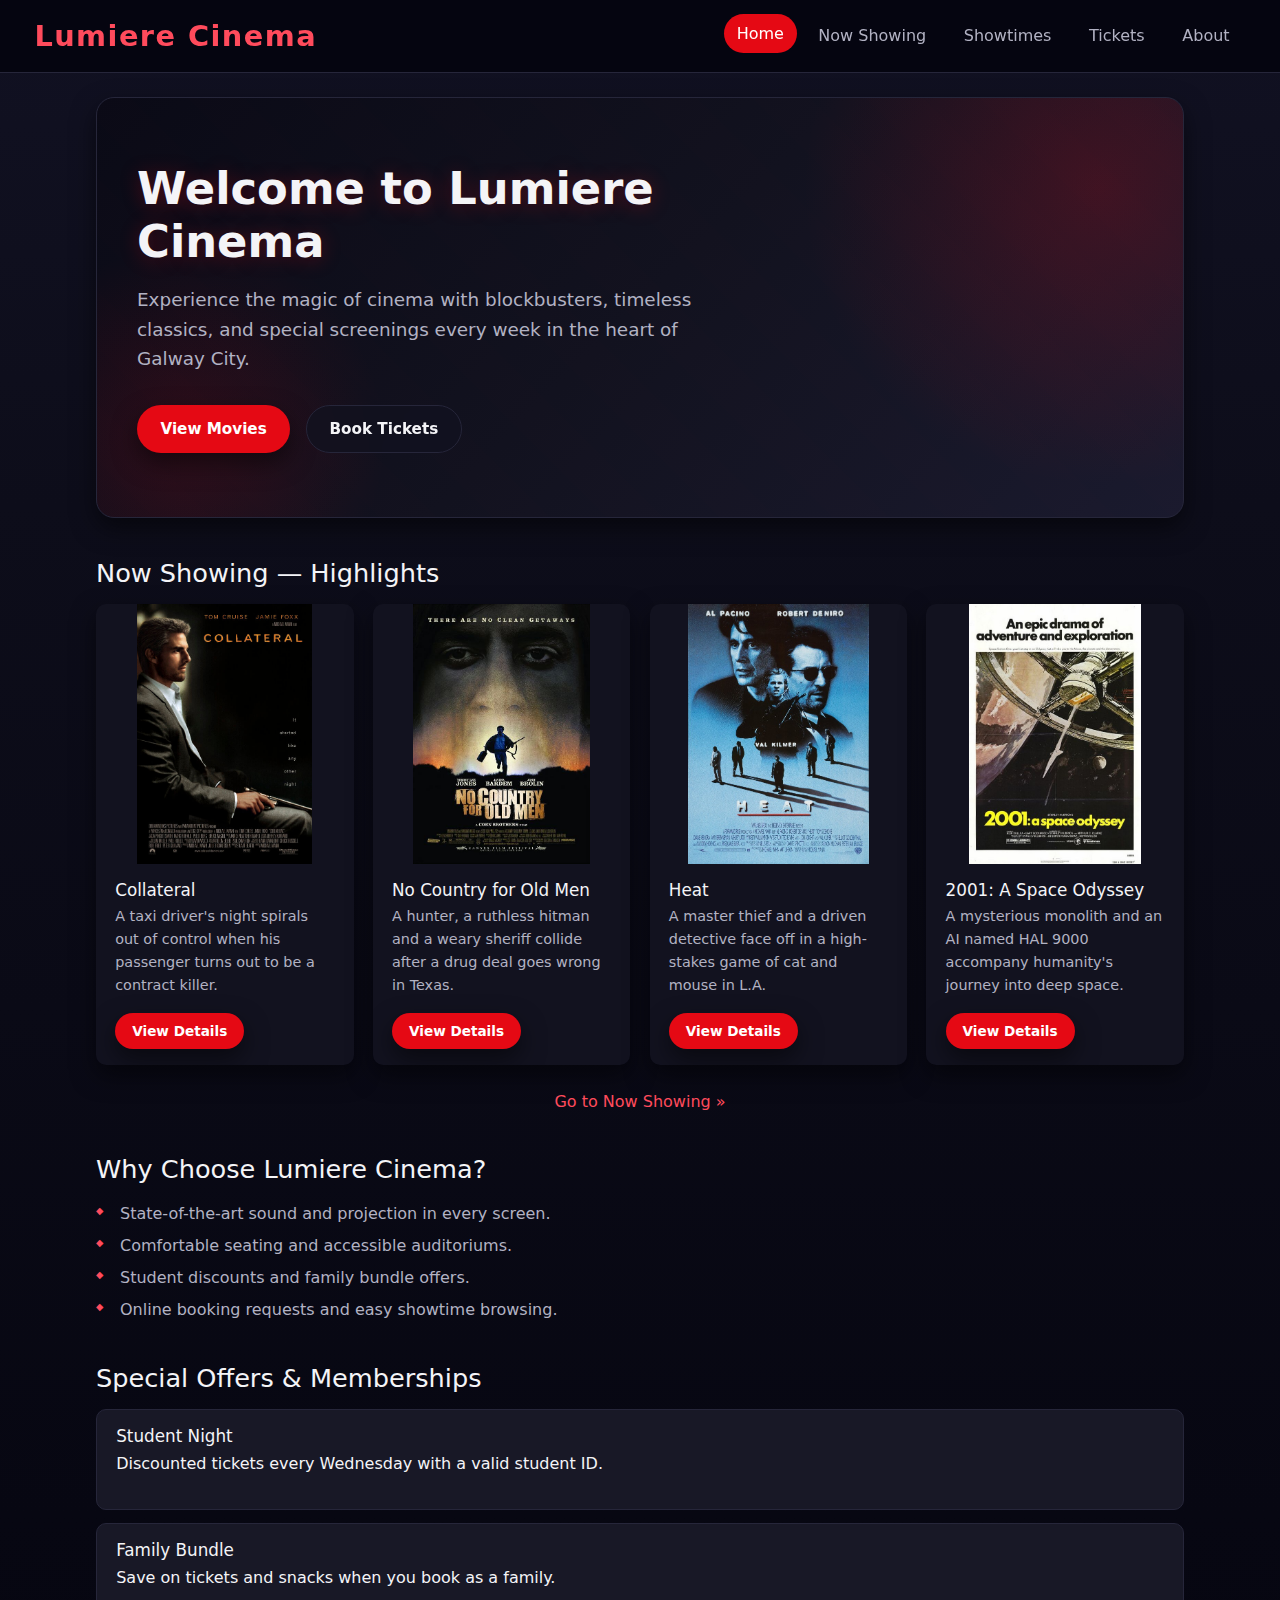
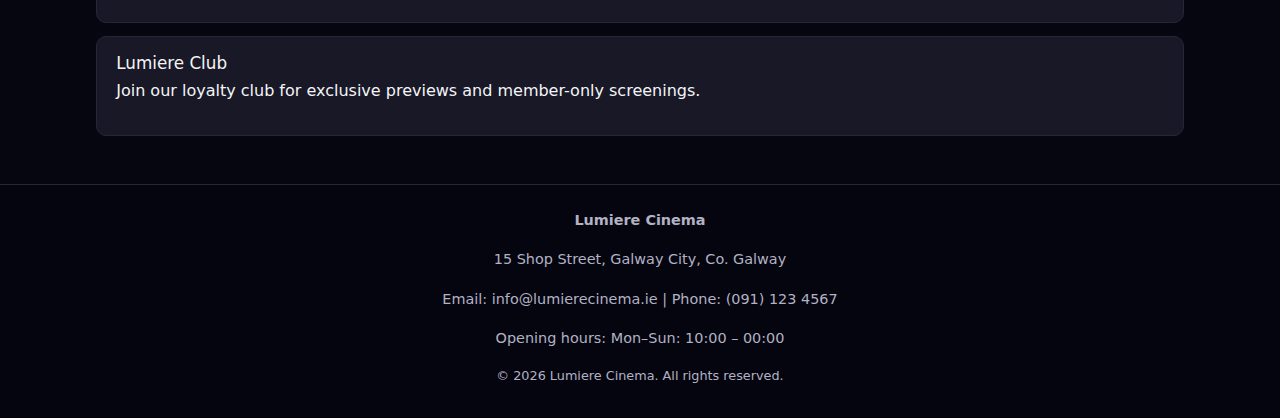
<file: index.html>
<!DOCTYPE html>
<html lang="en">
  <head>
    <meta charset="UTF-8" />
    <meta name="viewport" content="width=device-width, initial-scale=1.0" />
    <title>Lumiere Cinema | Home</title>
    <meta
      name="description"
      content="Welcome to Lumiere Cinema – your local movie theatre for blockbusters, classics and special screenings. Browse movies, showtimes and book tickets online."
    />
    <!-- Bootstrap CSS -->
    <link
      href="https://cdn.jsdelivr.net/npm/bootstrap@5.3.2/dist/css/bootstrap.min.css"
      rel="stylesheet"
    />
    <link rel="stylesheet" href="styles.css" />
  </head>
  <body>
    <header>
      <nav class="navbar navbar-expand-lg navbar-dark">
        <div class="container-fluid">
          <a class="navbar-brand fw-bold" href="index.html">Lumiere Cinema</a>
          <button
            class="navbar-toggler"
            type="button"
            data-bs-toggle="collapse"
            data-bs-target="#mainNav"
            aria-controls="mainNav"
            aria-expanded="false"
            aria-label="Toggle navigation"
          >
            <span class="navbar-toggler-icon"></span>
          </button>
          <div class="collapse navbar-collapse" id="mainNav">
            <ul class="navbar-nav ms-auto mb-2 mb-lg-0">
              <li class="nav-item">
                <a class="nav-link active" href="index.html">Home</a>
              </li>
              <li class="nav-item">
                <a class="nav-link" href="movies.html">Now Showing</a>
              </li>
              <li class="nav-item">
                <a class="nav-link" href="schedule.html">Showtimes</a>
              </li>
              <li class="nav-item">
                <a class="nav-link" href="tickets.html">Tickets</a>
              </li>
              <li class="nav-item">
                <a class="nav-link" href="about.html">About</a>
              </li>
            </ul>
          </div>
        </div>
      </nav>
    </header>

    <main>
      <!-- Hero Section -->
      <section class="hero">
        <div class="hero-overlay"></div>
        <div class="hero-content">
          <h1 class="hero-title">Welcome to Lumiere Cinema</h1>
          <p class="hero-subtitle">
            Experience the magic of cinema with blockbusters, timeless classics,
            and special screenings every week in the heart of Galway City.
          </p>
          <div class="hero-actions">
            <a href="movies.html" class="btn btn-primary">View Movies</a>
            <a href="tickets.html" class="btn btn-secondary">Book Tickets</a>
          </div>
        </div>
      </section>

      <!-- Now Showing Highlights -->
      <section class="now-showing-highlights">
        <h2>Now Showing — Highlights</h2>
        <div class="movie-highlight-grid">
          <article class="movie-card">
            <img src="images/collateral.jpg" alt="Collateral poster" />
            <div class="movie-card-content">
              <h3>Collateral</h3>
              <p>
                A taxi driver's night spirals out of control when his passenger
                turns out to be a contract killer.
              </p>
              <a href="movies.html#collateral" class="btn btn-small btn-primary"
                >View Details</a
              >
            </div>
          </article>

          <article class="movie-card">
            <img
              src="images/no-country-for-old-men.jpg"
              alt="No Country for Old Men poster"
            />
            <div class="movie-card-content">
              <h3>No Country for Old Men</h3>
              <p>
                A hunter, a ruthless hitman and a weary sheriff collide after a
                drug deal goes wrong in Texas.
              </p>
              <a
                href="movies.html#no-country-for-old-men"
                class="btn btn-small btn-primary"
                >View Details</a
              >
            </div>
          </article>

          <article class="movie-card">
            <img src="images/heat.jpg" alt="Heat poster" />
            <div class="movie-card-content">
              <h3>Heat</h3>
              <p>
                A master thief and a driven detective face off in a high-stakes
                game of cat and mouse in L.A.
              </p>
              <a href="movies.html#heat" class="btn btn-small btn-primary"
                >View Details</a
              >
            </div>
          </article>

          <article class="movie-card">
            <img
              src="images/2001-space-odyssey.jpg"
              alt="2001: A Space Odyssey poster"
            />
            <div class="movie-card-content">
              <h3>2001: A Space Odyssey</h3>
              <p>
                A mysterious monolith and an AI named HAL 9000 accompany
                humanity's journey into deep space.
              </p>
              <a
                href="movies.html#2001-a-space-odyssey"
                class="btn btn-small btn-primary"
                >View Details</a
              >
            </div>
          </article>
        </div>
        <div class="centered-link">
          <a href="movies.html" class="link-more">Go to Now Showing &raquo;</a>
        </div>
      </section>

      <!-- Why Choose Lumiere Section -->
      <section class="why-choose">
        <h2>Why Choose Lumiere Cinema?</h2>
        <ul class="benefits-list">
          <li>State-of-the-art sound and projection in every screen.</li>
          <li>Comfortable seating and accessible auditoriums.</li>
          <li>Student discounts and family bundle offers.</li>
          <li>Online booking requests and easy showtime browsing.</li>
        </ul>
      </section>

      <!-- Special Offers -->
      <section class="special-offers">
        <h2>Special Offers & Memberships</h2>
        <article class="offer">
          <h3>Student Night</h3>
          <p>Discounted tickets every Wednesday with a valid student ID.</p>
        </article>
        <article class="offer">
          <h3>Family Bundle</h3>
          <p>Save on tickets and snacks when you book as a family.</p>
        </article>
        <article class="offer">
          <h3>Lumiere Club</h3>
          <p>
            Join our loyalty club for exclusive previews and member-only
            screenings.
          </p>
        </article>
      </section>
    </main>

    <footer>
      <section class="footer-info">
        <p><strong>Lumiere Cinema</strong></p>
        <p>15 Shop Street, Galway City, Co. Galway</p>
        <p>Email: info@lumierecinema.ie | Phone: (091) 123 4567</p>
        <p>Opening hours: Mon–Sun: 10:00 – 00:00</p>
      </section>
      <p class="footer-copy">
        &copy; <span id="current-year">2025</span> Lumiere Cinema. All rights
        reserved.
      </p>
    </footer>
    <!-- Bootstrap JS -->
    <script src="https://cdn.jsdelivr.net/npm/bootstrap@5.3.2/dist/js/bootstrap.bundle.min.js"></script>
    <script src="main.js"></script>
  </body>
</html>
</file>
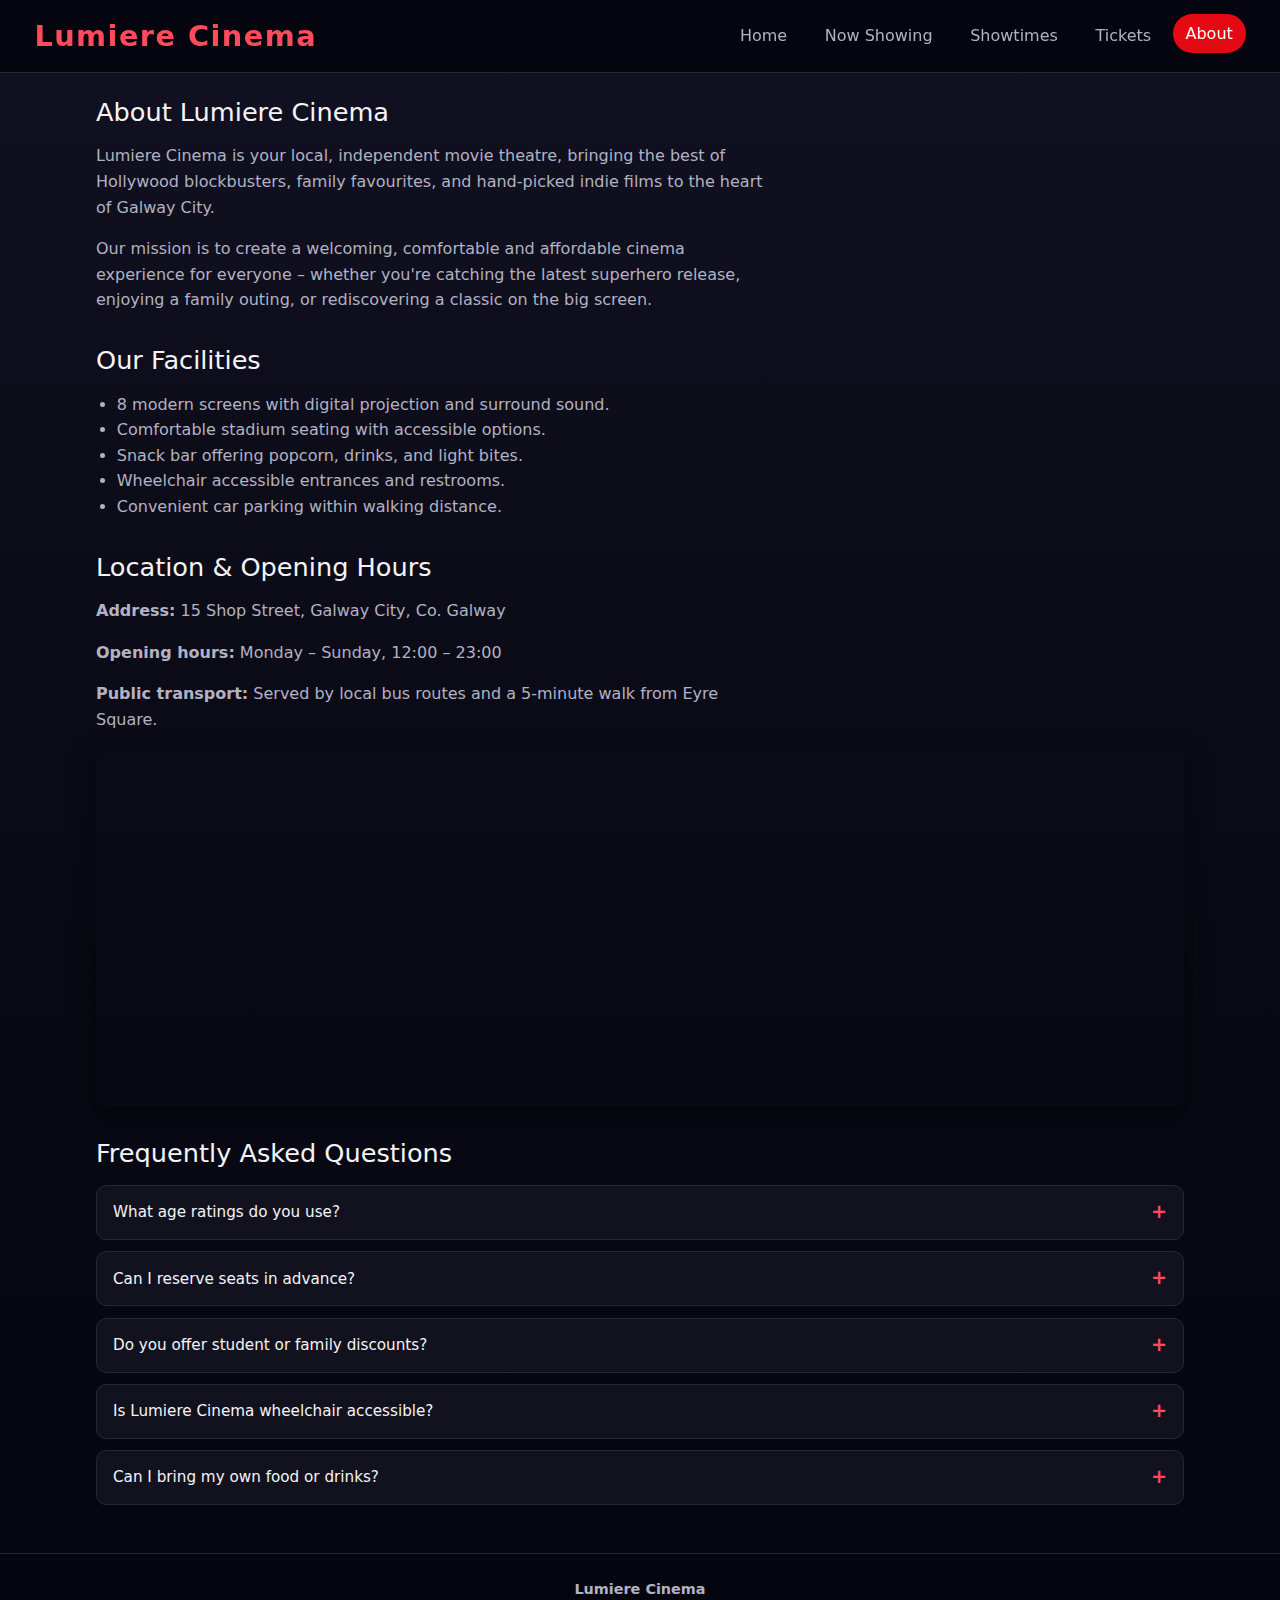
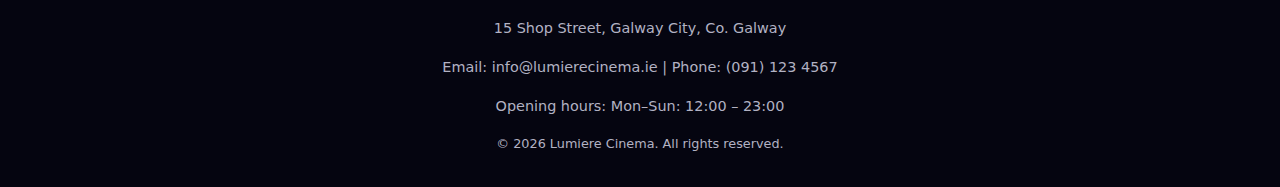
<file: about.html>
<!DOCTYPE html>
<html lang="en">
  <head>
    <meta charset="UTF-8" />
    <meta name="viewport" content="width=device-width, initial-scale=1.0" />
    <title>Lumiere Cinema | About & FAQs</title>
    <meta
      name="description"
      content="Learn more about Lumiere Cinema, our facilities, location and frequently asked questions."
    />

    <!-- Bootstrap CSS -->
    <link
      href="https://cdn.jsdelivr.net/npm/bootstrap@5.3.2/dist/css/bootstrap.min.css"
      rel="stylesheet"
    />
    <link rel="stylesheet" href="styles.css" />
  </head>
  <body>
    <header>
      <nav class="navbar navbar-expand-lg navbar-dark">
        <div class="container-fluid">
          <a class="navbar-brand fw-bold" href="index.html"> Lumiere Cinema </a>

          <button
            class="navbar-toggler"
            type="button"
            data-bs-toggle="collapse"
            data-bs-target="#mainNav"
            aria-controls="mainNav"
            aria-expanded="false"
            aria-label="Toggle navigation"
          >
            <span class="navbar-toggler-icon"></span>
          </button>

          <div class="collapse navbar-collapse" id="mainNav">
            <ul class="navbar-nav ms-auto mb-2 mb-lg-0">
              <li class="nav-item">
                <a class="nav-link" href="index.html">Home</a>
              </li>
              <li class="nav-item">
                <a class="nav-link" href="movies.html">Now Showing</a>
              </li>
              <li class="nav-item">
                <a class="nav-link" href="schedule.html">Showtimes</a>
              </li>
              <li class="nav-item">
                <a class="nav-link" href="tickets.html">Tickets</a>
              </li>
              <li class="nav-item">
                <a class="nav-link active" href="about.html">About</a>
              </li>
            </ul>
          </div>
        </div>
      </nav>
    </header>

    <main>
      <!-- About Section -->
      <section class="about">
        <h2>About Lumiere Cinema</h2>
        <p>
          Lumiere Cinema is your local, independent movie theatre, bringing the
          best of Hollywood blockbusters, family favourites, and hand-picked
          indie films to the heart of Galway City.
        </p>
        <p>
          Our mission is to create a welcoming, comfortable and affordable
          cinema experience for everyone – whether you're catching the latest
          superhero release, enjoying a family outing, or rediscovering a
          classic on the big screen.
        </p>
      </section>

      <!-- Facilities -->
      <section class="facilities">
        <h2>Our Facilities</h2>
        <ul>
          <li>8 modern screens with digital projection and surround sound.</li>
          <li>Comfortable stadium seating with accessible options.</li>
          <li>Snack bar offering popcorn, drinks, and light bites.</li>
          <li>Wheelchair accessible entrances and restrooms.</li>
          <li>Convenient car parking within walking distance.</li>
        </ul>
      </section>

      <!-- Location & Opening Hours -->
      <section class="location">
        <h2>Location &amp; Opening Hours</h2>
        <p><strong>Address:</strong> 15 Shop Street, Galway City, Co. Galway</p>
        <p><strong>Opening hours:</strong> Monday – Sunday, 12:00 – 23:00</p>
        <p>
          <strong>Public transport:</strong> Served by local bus routes and a
          5-minute walk from Eyre Square.
        </p>
        <div class="map-container">
          <iframe
            src="https://www.google.com/maps/embed?pb=!1m18!1m12!1m3!1d9556.201234567890!2d-9.0568!3d53.2707!2m3!1f0!2f0!3f0!3m2!1i1024!2i768!4f13.1!3m3!1m2!1s0x485b96f847c3c5cd%3A0x32b1b440a495281!2sGalway%20City%2C%20Co.%20Galway!5e0!3m2!1sen!2sie!4v1234567890123!5m2!1sen!2sie"
            width="100%"
            height="350"
            style="border: 0; border-radius: 10px"
            allowfullscreen=""
            loading="lazy"
            referrerpolicy="no-referrer-when-downgrade"
          >
          </iframe>
        </div>
      </section>

      <!-- FAQs -->
      <section class="faqs">
        <h2>Frequently Asked Questions</h2>

        <div class="faq-item">
          <button class="faq-question" type="button" aria-expanded="false">
            What age ratings do you use?
          </button>
          <div class="faq-answer">
            <p>
              We follow standard film classification ratings (e.g. G, PG, 12A,
              15, 18). Please check age restrictions before booking or attending
              a screening.
            </p>
          </div>
        </div>

        <div class="faq-item">
          <button class="faq-question" type="button" aria-expanded="false">
            Can I reserve seats in advance?
          </button>
          <div class="faq-answer">
            <p>
              Yes, you can request seats in advance using our booking form. Our
              team will confirm your reservation and seating by email or phone.
            </p>
          </div>
        </div>

        <div class="faq-item">
          <button class="faq-question" type="button" aria-expanded="false">
            Do you offer student or family discounts?
          </button>
          <div class="faq-answer">
            <p>
              We offer student discounts on selected days and family bundle
              pricing. Please see our homepage or contact us for current offers.
            </p>
          </div>
        </div>

        <div class="faq-item">
          <button class="faq-question" type="button" aria-expanded="false">
            Is Lumiere Cinema wheelchair accessible?
          </button>
          <div class="faq-answer">
            <p>
              Yes. We have wheelchair-accessible entrances, seating spaces in
              selected screens, and accessible restrooms. If you have specific
              accessibility needs, please mention them in your booking enquiry.
            </p>
          </div>
        </div>

        <div class="faq-item">
          <button class="faq-question" type="button" aria-expanded="false">
            Can I bring my own food or drinks?
          </button>
          <div class="faq-answer">
            <p>
              Outside food and drinks are generally not permitted. However,
              exceptions may be made for medical or dietary reasons. Please
              speak with a staff member if you have any questions.
            </p>
          </div>
        </div>
      </section>
    </main>

    <footer>
      <section class="footer-info">
        <p><strong>Lumiere Cinema</strong></p>
        <p>15 Shop Street, Galway City, Co. Galway</p>
        <p>Email: info@lumierecinema.ie | Phone: (091) 123 4567</p>
        <p>Opening hours: Mon–Sun: 12:00 – 23:00</p>
      </section>
      <p class="footer-copy">
        &copy; <span id="current-year">2025</span> Lumiere Cinema. All rights
        reserved.
      </p>
    </footer>

    <!-- Bootstrap JS -->
    <script src="https://cdn.jsdelivr.net/npm/bootstrap@5.3.2/dist/js/bootstrap.bundle.min.js"></script>
    <script src="main.js"></script>
  </body>
</html>
</file>
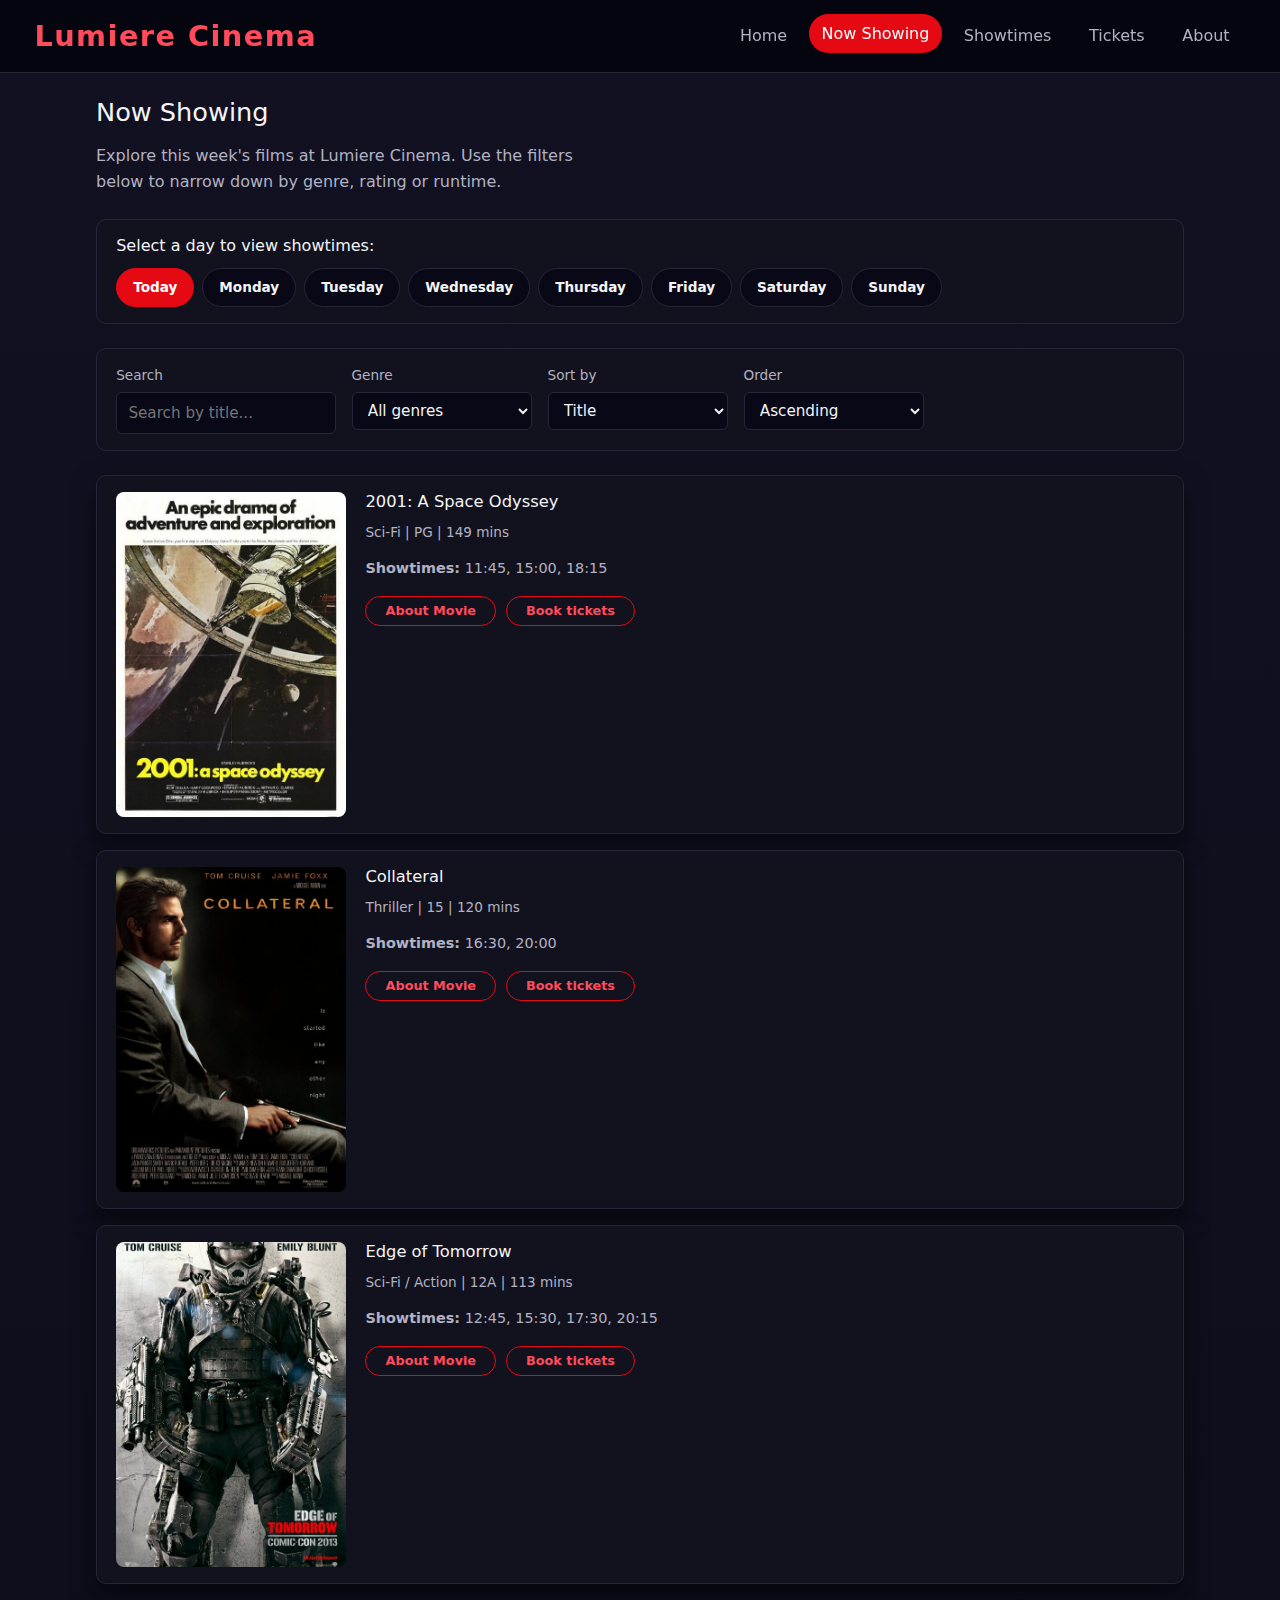
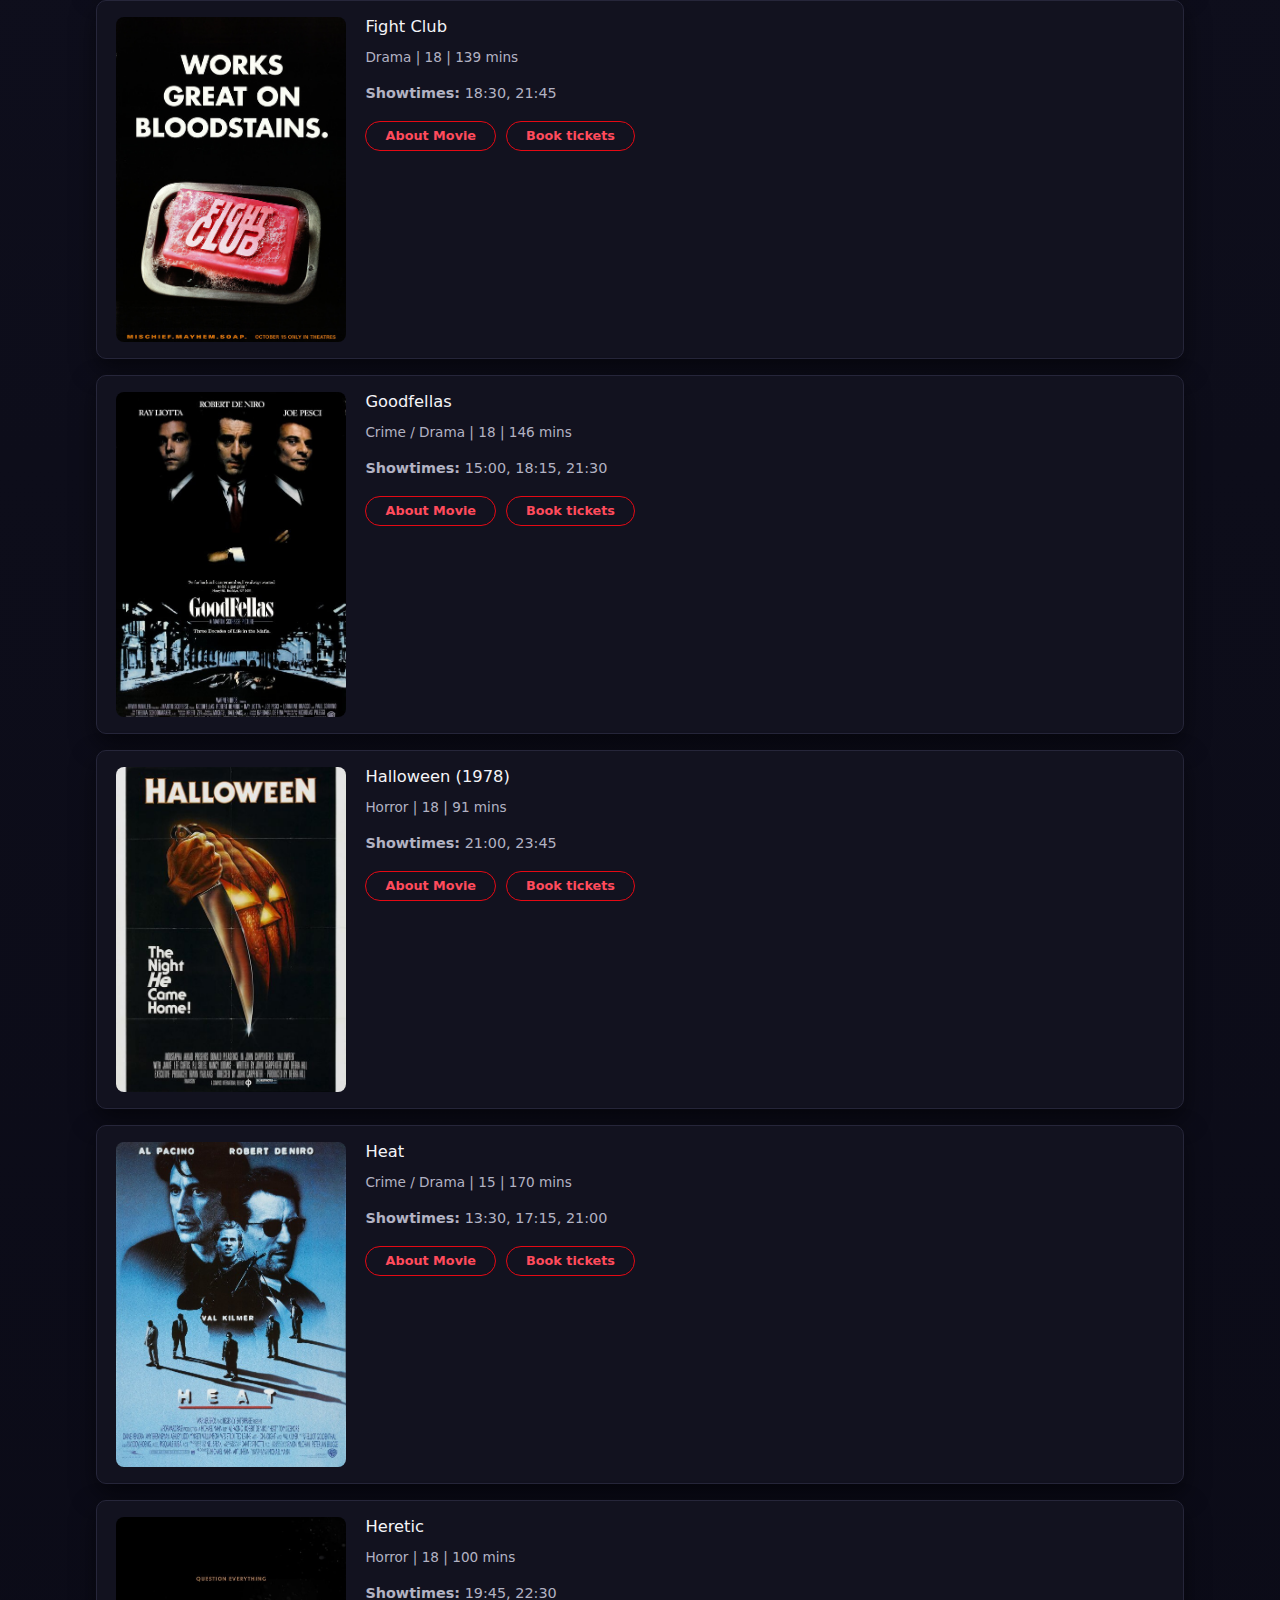
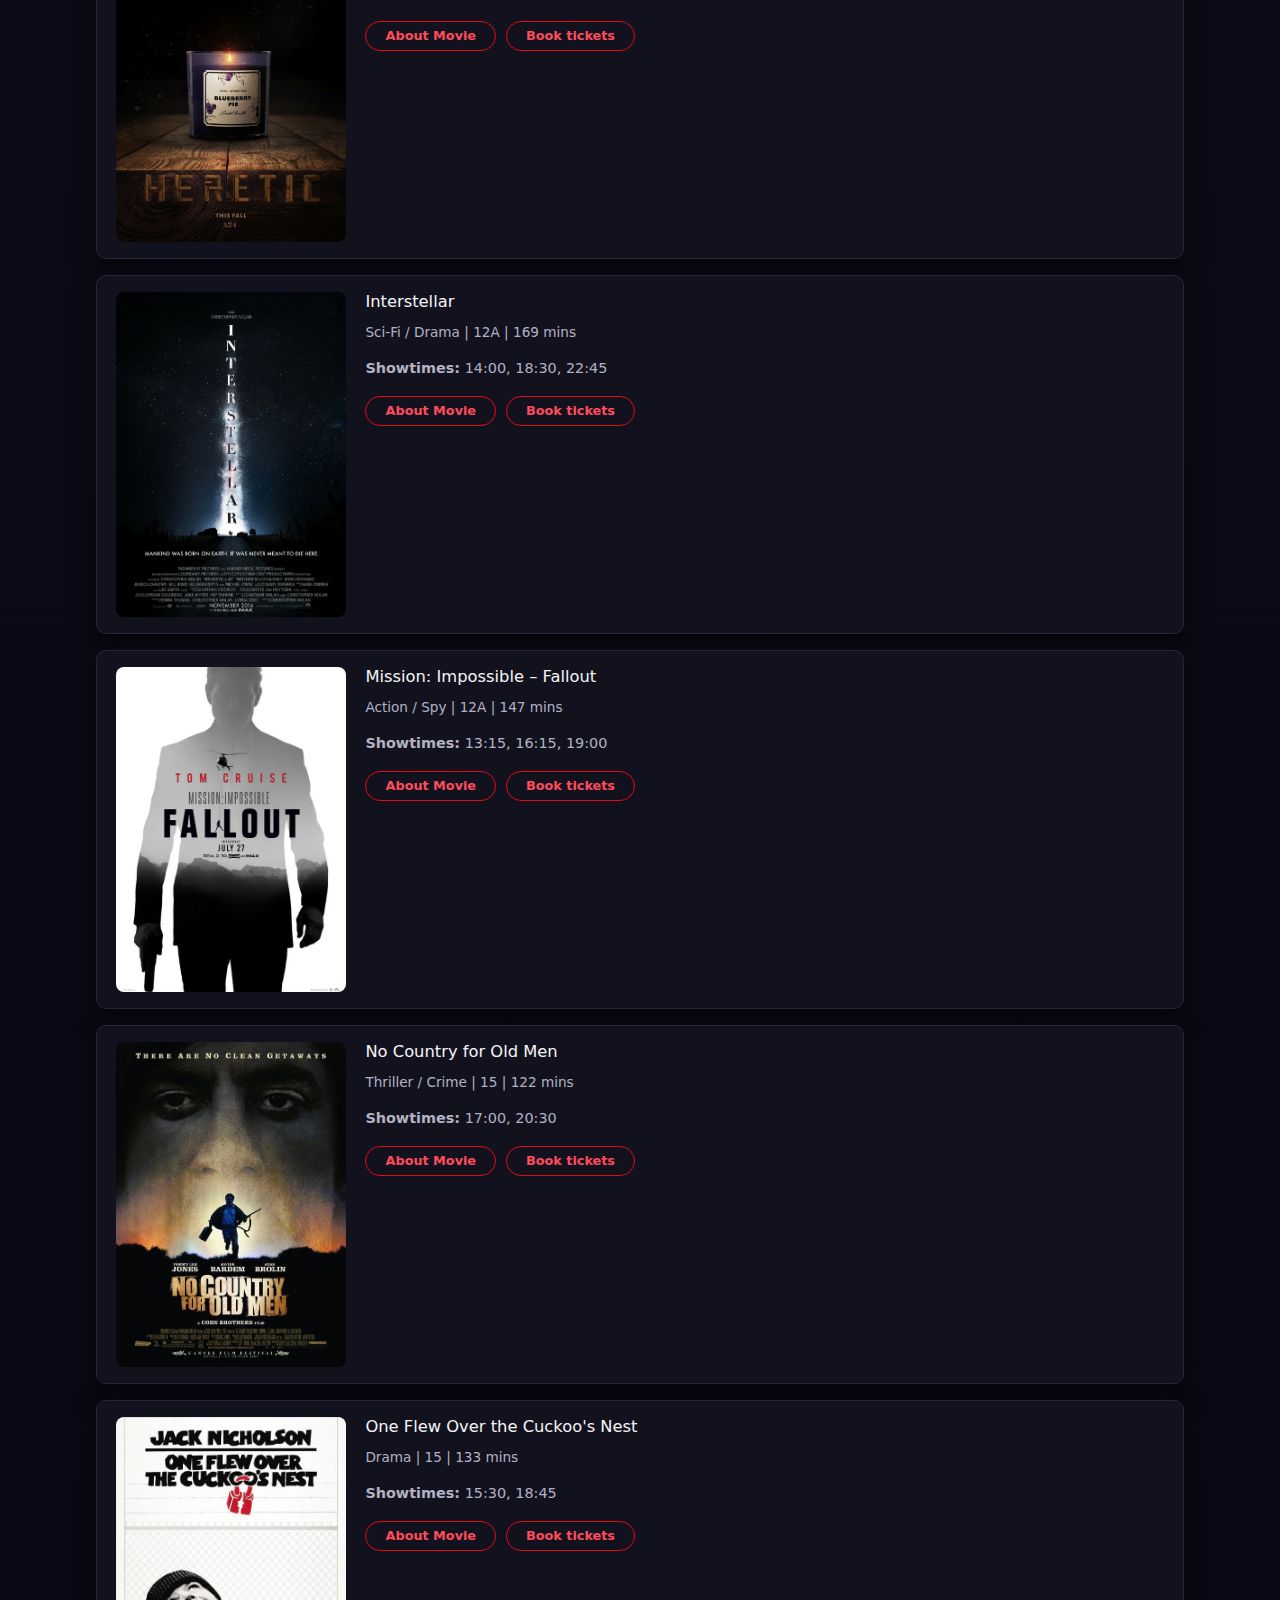
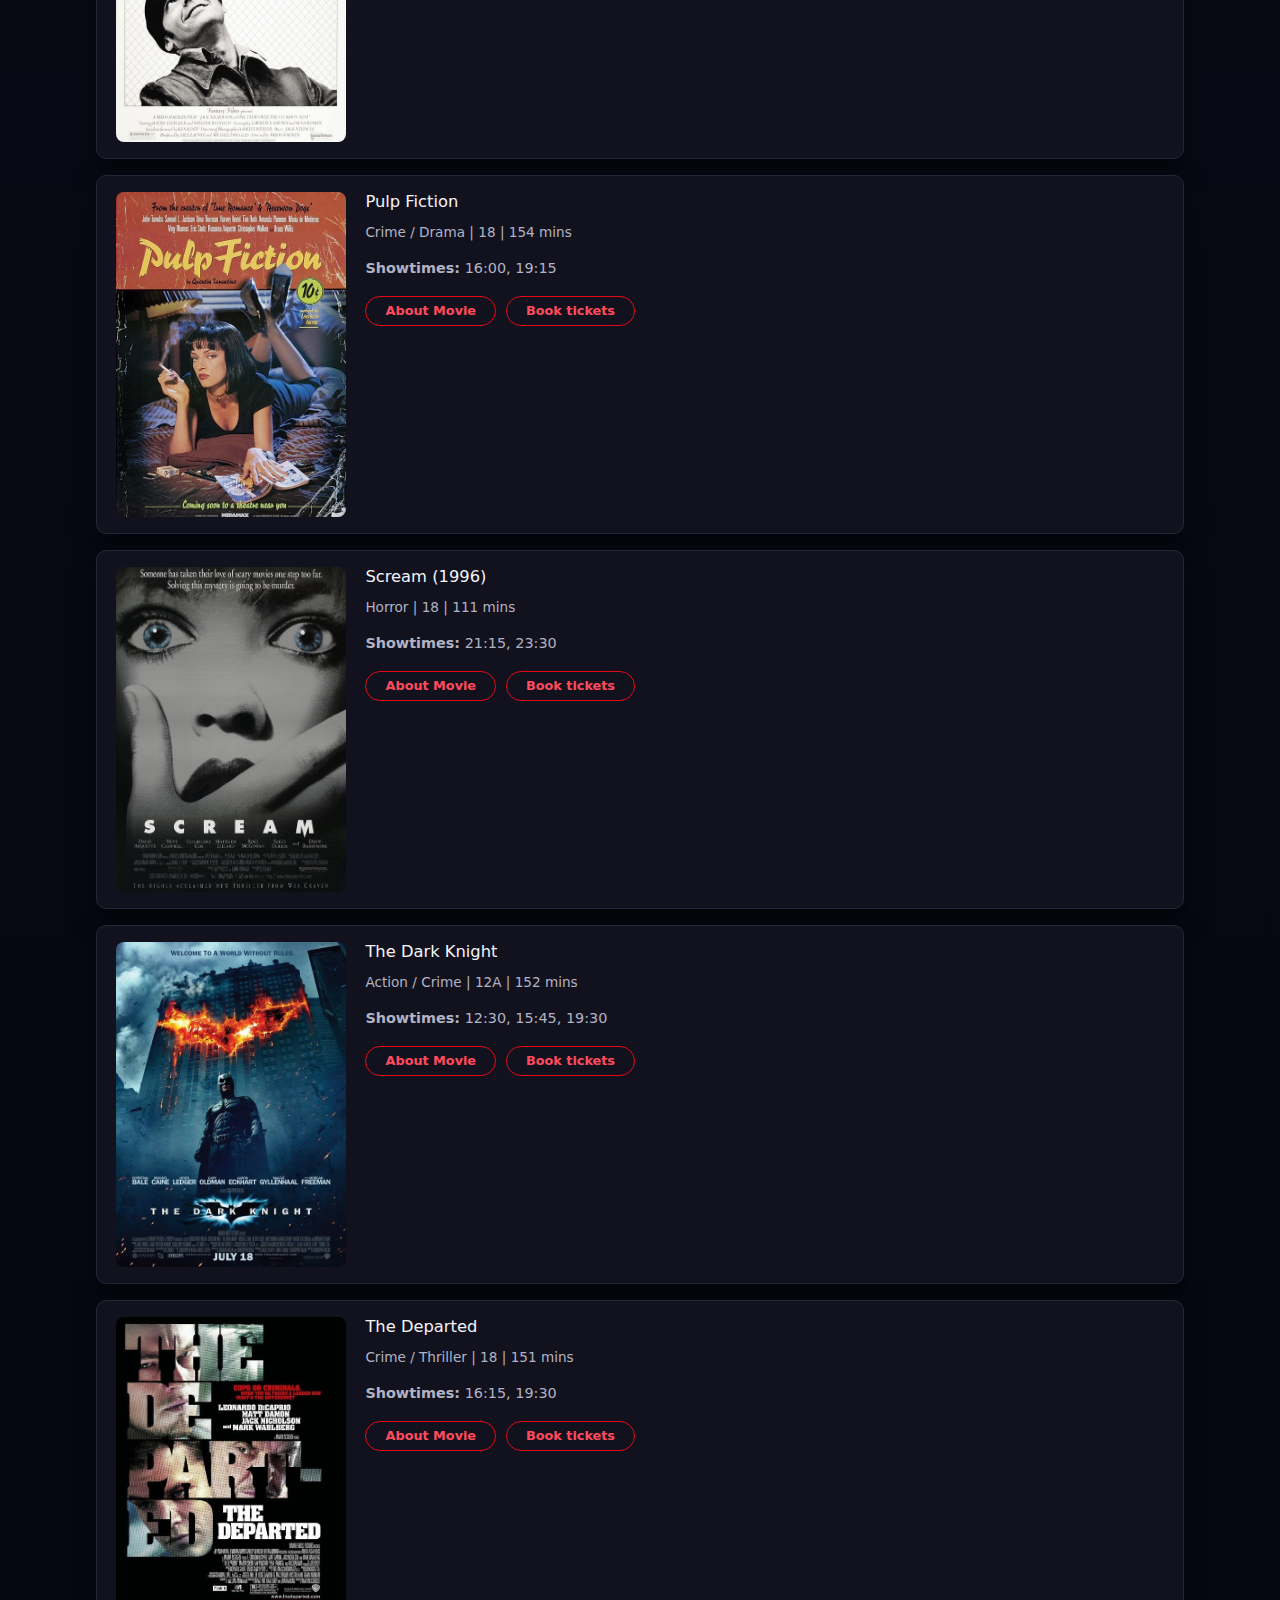
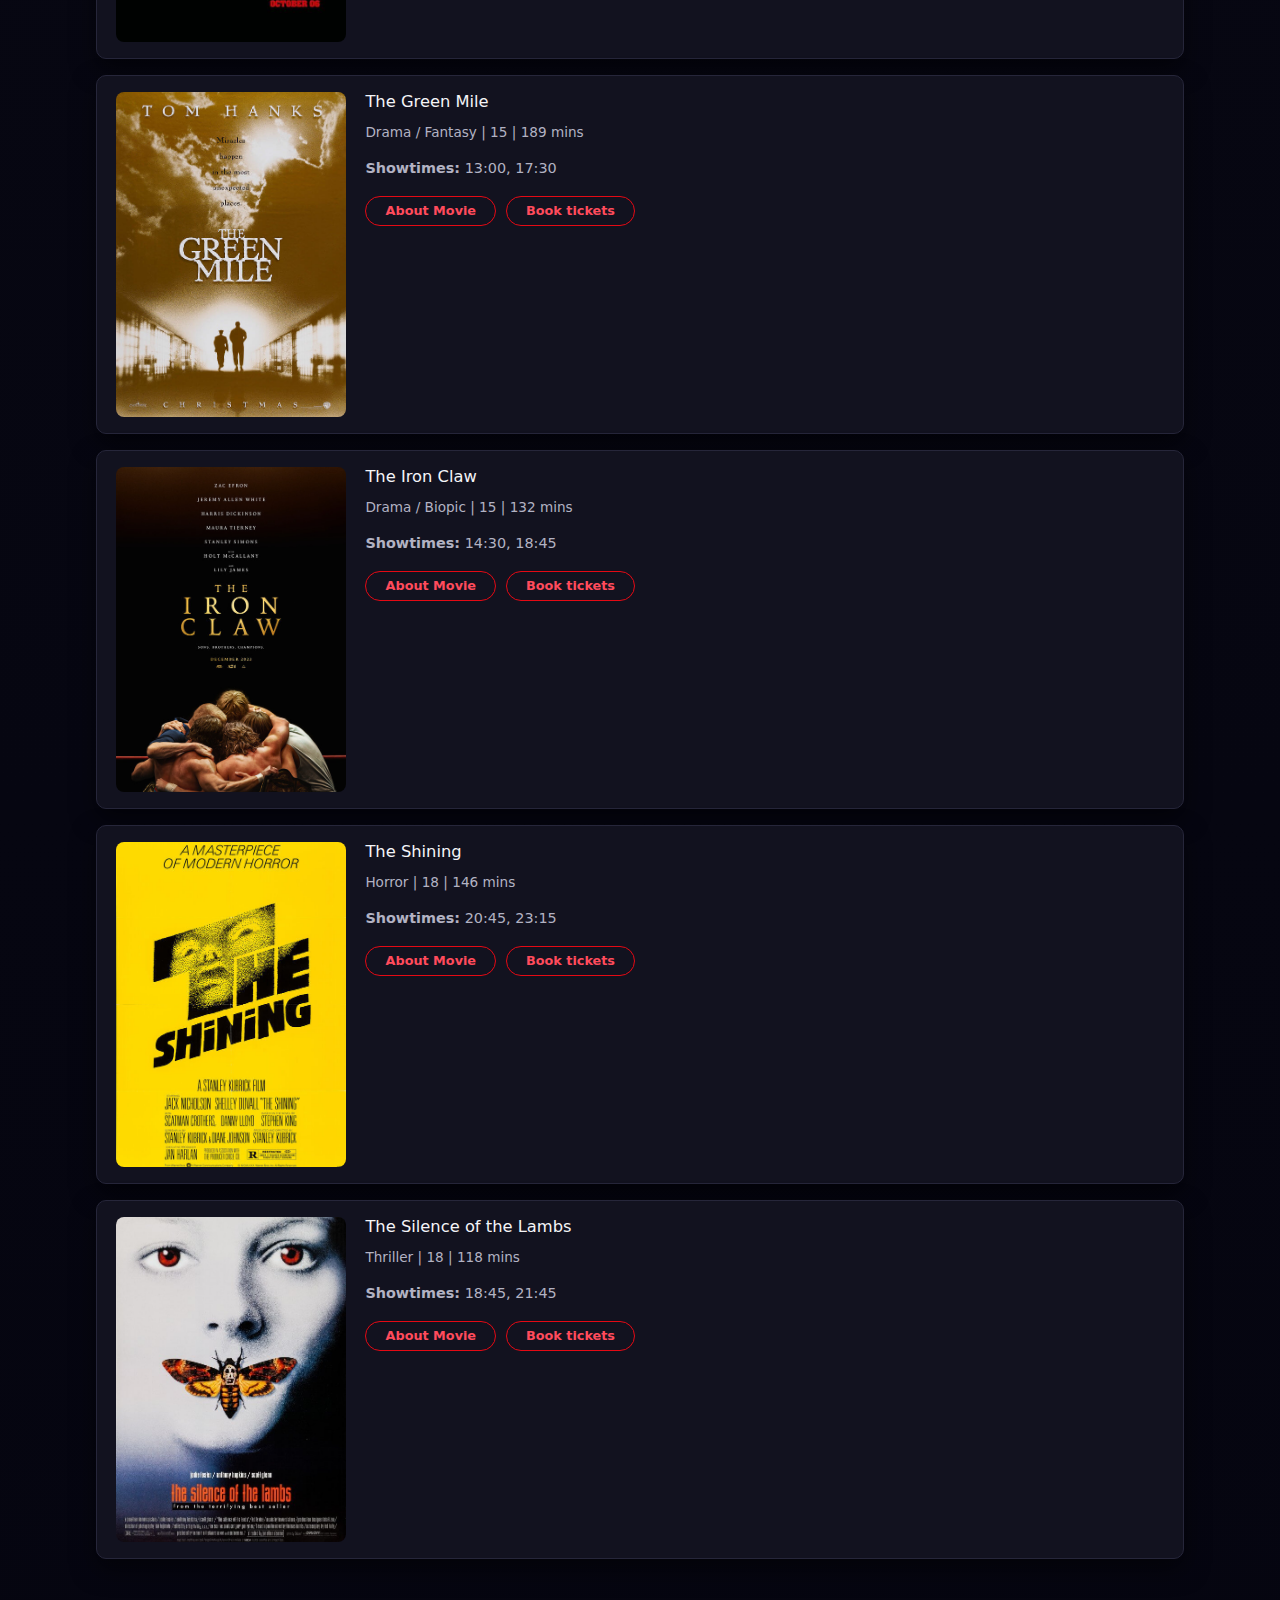
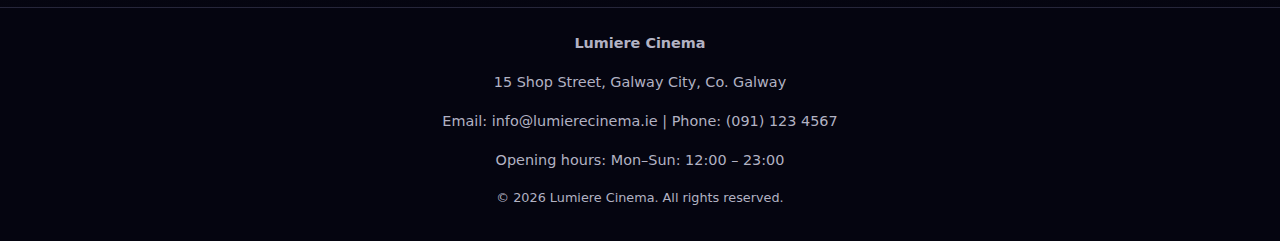
<file: movies.html>
<!DOCTYPE html>
<html lang="en">
  <head>
    <meta charset="UTF-8" />
    <meta name="viewport" content="width=device-width, initial-scale=1.0" />
    <title>Lumiere Cinema | Now Showing</title>
    <meta
      name="description"
      content="Browse the latest films now showing at Lumiere Cinema. Filter by genre, rating or runtime and find your next cinema trip."
    />
    <!-- Bootstrap CSS -->
    <link
      href="https://cdn.jsdelivr.net/npm/bootstrap@5.3.2/dist/css/bootstrap.min.css"
      rel="stylesheet"
    />
    <link rel="stylesheet" href="styles.css" />
  </head>
  <body>
    <header>
      <nav class="navbar navbar-expand-lg navbar-dark">
        <div class="container-fluid">
          <a class="navbar-brand fw-bold" href="index.html">Lumiere Cinema</a>
          <button
            class="navbar-toggler"
            type="button"
            data-bs-toggle="collapse"
            data-bs-target="#mainNav"
            aria-controls="mainNav"
            aria-expanded="false"
            aria-label="Toggle navigation"
          >
            <span class="navbar-toggler-icon"></span>
          </button>
          <div class="collapse navbar-collapse" id="mainNav">
            <ul class="navbar-nav ms-auto mb-2 mb-lg-0">
              <li class="nav-item">
                <a class="nav-link" href="index.html">Home</a>
              </li>
              <li class="nav-item">
                <a class="nav-link active" href="movies.html">Now Showing</a>
              </li>
              <li class="nav-item">
                <a class="nav-link" href="schedule.html">Showtimes</a>
              </li>
              <li class="nav-item">
                <a class="nav-link" href="tickets.html">Tickets</a>
              </li>
              <li class="nav-item">
                <a class="nav-link" href="about.html">About</a>
              </li>
            </ul>
          </div>
        </div>
      </nav>
    </header>

    <main>
      <section class="page-header">
        <h2>Now Showing</h2>
        <p>
          Explore this week's films at Lumiere Cinema. Use the filters below to
          narrow down by genre, rating or runtime.
        </p>
      </section>

      <!-- Day Selector -->
      <section class="day-selector">
        <h3>Select a day to view showtimes:</h3>
        <div class="day-buttons">
          <button type="button" class="day-btn" data-day="today">Today</button>
          <button type="button" class="day-btn" data-day="mon">Monday</button>
          <button type="button" class="day-btn" data-day="tue">Tuesday</button>
          <button type="button" class="day-btn" data-day="wed">
            Wednesday
          </button>
          <button type="button" class="day-btn" data-day="thu">Thursday</button>
          <button type="button" class="day-btn" data-day="fri">Friday</button>
          <button type="button" class="day-btn" data-day="sat">Saturday</button>
          <button type="button" class="day-btn" data-day="sun">Sunday</button>
        </div>
      </section>

      <!-- Filter controls -->
      <section class="movies-toolbar">
        <form class="movies-filters" id="movies-filters">
          <div class="filter-group">
            <label for="movie-search">Search</label>
            <input
              type="text"
              id="movie-search"
              name="movie-search"
              placeholder="Search by title..."
            />
          </div>
          <div class="filter-group">
            <label for="genre-filter">Genre</label>
            <select id="genre-filter" name="genre-filter">
              <option value="all">All genres</option>
              <option value="drama">Drama</option>
              <option value="horror">Horror</option>
              <option value="family">Family</option>
              <option value="scifi">Sci-Fi</option>
              <option value="comedy">Comedy</option>
            </select>
          </div>
          <div class="filter-group">
            <label for="sort-options">Sort by</label>
            <select id="sort-options" name="sort-options">
              <option value="title">Title</option>
              <option value="rating">Rating</option>
              <option value="runtime">Runtime</option>
            </select>
          </div>
          <div class="filter-group">
            <label for="sort-order">Order</label>
            <select id="sort-order" name="sort-order">
              <option value="asc">Ascending</option>
              <option value="desc">Descending</option>
            </select>
          </div>
        </form>
      </section>

      <!-- Movies list -->
      <section class="movies-list-section">
        <div id="movies-list" class="movies-grid"></div>
      </section>
    </main>

    <footer>
      <section class="footer-info">
        <p><strong>Lumiere Cinema</strong></p>
        <p>15 Shop Street, Galway City, Co. Galway</p>
        <p>Email: info@lumierecinema.ie | Phone: (091) 123 4567</p>
        <p>Opening hours: Mon–Sun: 12:00 – 23:00</p>
      </section>
      <p class="footer-copy">
        &copy; <span id="current-year">2025</span> Lumiere Cinema. All rights
        reserved.
      </p>
    </footer>
    <!-- Bootstrap JS -->
    <script src="https://cdn.jsdelivr.net/npm/bootstrap@5.3.2/dist/js/bootstrap.bundle.min.js"></script>
    <script src="movies-data.js"></script>
    <script src="main.js"></script>
  </body>
</html>
</file>
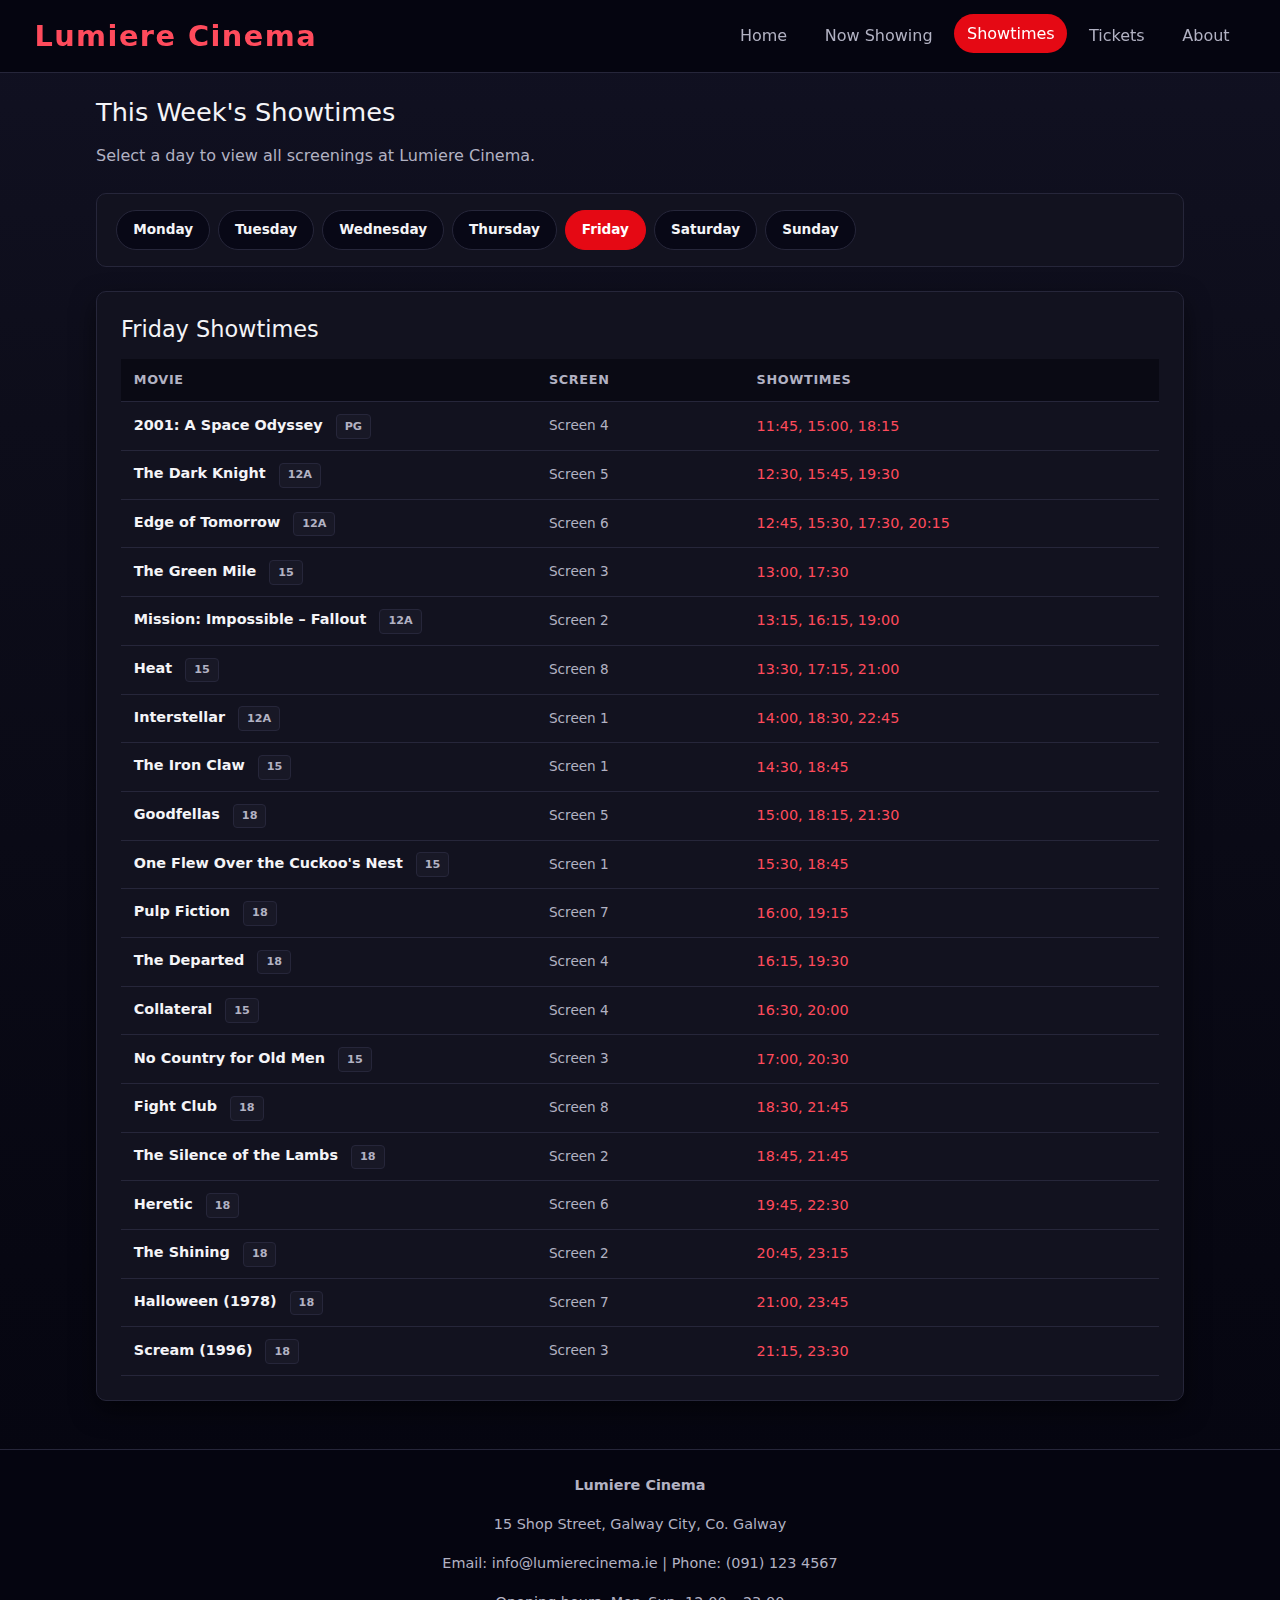
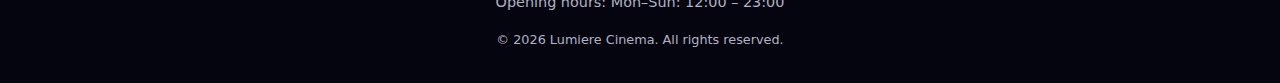
<file: schedule.html>
<!DOCTYPE html>
<html lang="en">
  <head>
    <meta charset="UTF-8" />
    <meta name="viewport" content="width=device-width, initial-scale=1.0" />
    <title>Lumiere Cinema | Showtimes</title>
    <meta
      name="description"
      content="View the weekly showtimes for Lumiere Cinema. Check which movies are playing each day."
    />
    <!-- Bootstrap CSS -->
    <link
      href="https://cdn.jsdelivr.net/npm/bootstrap@5.3.2/dist/css/bootstrap.min.css"
      rel="stylesheet"
    />

    <!-- Custom styles -->
    <link rel="stylesheet" href="styles.css" />
  </head>
  <body>
    <header>
      <nav class="navbar navbar-expand-lg navbar-dark">
        <div class="container-fluid">
          <a class="navbar-brand fw-bold" href="index.html"> Lumiere Cinema </a>

          <button
            class="navbar-toggler"
            type="button"
            data-bs-toggle="collapse"
            data-bs-target="#mainNav"
            aria-controls="mainNav"
            aria-expanded="false"
            aria-label="Toggle navigation"
          >
            <span class="navbar-toggler-icon"></span>
          </button>

          <div class="collapse navbar-collapse" id="mainNav">
            <ul class="navbar-nav ms-auto mb-2 mb-lg-0">
              <li class="nav-item">
                <a class="nav-link" href="index.html">Home</a>
              </li>
              <li class="nav-item">
                <a class="nav-link" href="movies.html">Now Showing</a>
              </li>
              <li class="nav-item">
                <a class="nav-link active" href="schedule.html">Showtimes</a>
              </li>
              <li class="nav-item">
                <a class="nav-link" href="tickets.html">Tickets</a>
              </li>
              <li class="nav-item">
                <a class="nav-link" href="about.html">About</a>
              </li>
            </ul>
          </div>
        </div>
      </nav>
    </header>

    <main>
      <section class="page-header">
        <h2>This Week's Showtimes</h2>
        <p>Select a day to view all screenings at Lumiere Cinema.</p>
      </section>

      <!-- Day Selector -->
      <section
        class="schedule-controls"
        aria-label="Choose a day to view showtimes"
      >
        <div id="schedule-controls" class="day-buttons">
          <button type="button" class="day-button" data-day="mon">
            Monday
          </button>
          <button type="button" class="day-button" data-day="tue">
            Tuesday
          </button>
          <button type="button" class="day-button" data-day="wed">
            Wednesday
          </button>
          <button type="button" class="day-button" data-day="thu">
            Thursday
          </button>
          <button type="button" class="day-button" data-day="fri">
            Friday
          </button>
          <button type="button" class="day-button" data-day="sat">
            Saturday
          </button>
          <button type="button" class="day-button" data-day="sun">
            Sunday
          </button>
        </div>
      </section>

      <!-- Schedule Display -->
      <section class="schedule-display-section">
        <div id="schedule-display">
          <!-- JS will render the schedule table here -->
        </div>
      </section>
    </main>

    <footer>
      <section class="footer-info">
        <p><strong>Lumiere Cinema</strong></p>
        <p>15 Shop Street, Galway City, Co. Galway</p>
        <p>Email: info@lumierecinema.ie | Phone: (091) 123 4567</p>
        <p>Opening hours: Mon–Sun: 12:00 – 23:00</p>
      </section>
      <p class="footer-copy">
        &copy; <span id="current-year">2025</span> Lumiere Cinema. All rights
        reserved.
      </p>
    </footer>

    <!-- Bootstrap JS  -->
    <script src="https://cdn.jsdelivr.net/npm/bootstrap@5.3.2/dist/js/bootstrap.bundle.min.js"></script>
    <!-- Movies data -->
    <script src="movies-data.js"></script>
    <script src="main.js"></script>
  </body>
</html>
</file>
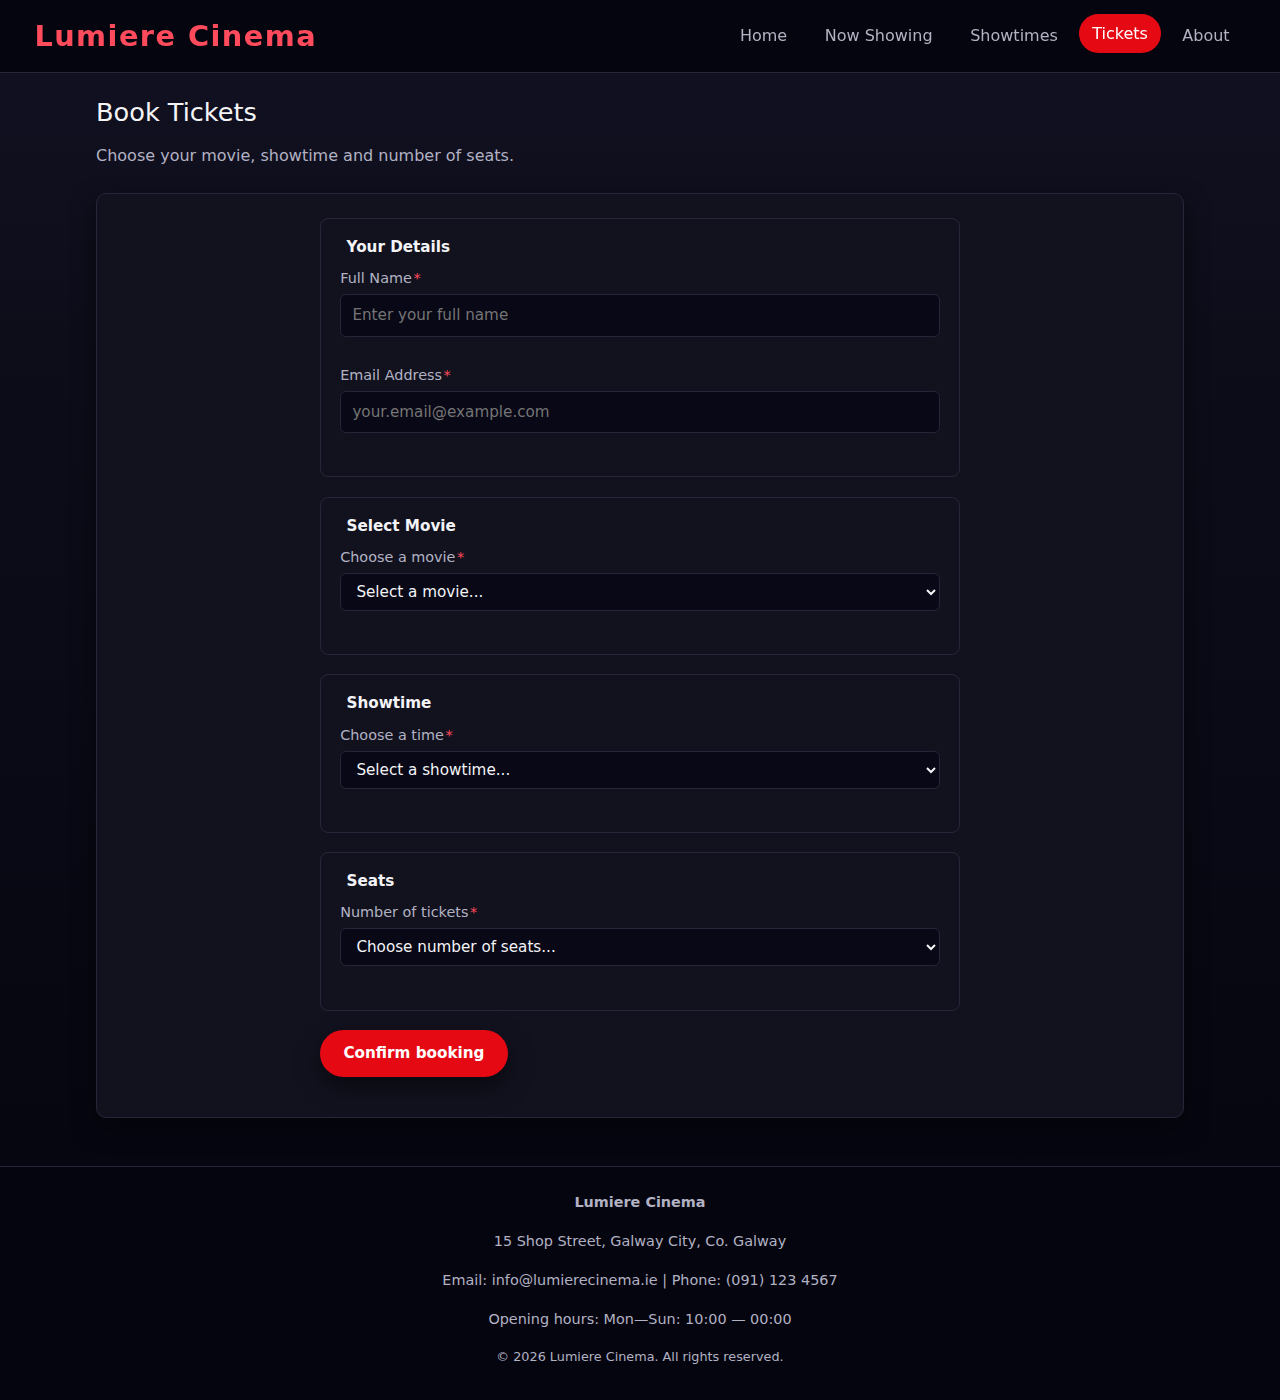
<file: tickets.html>
<!DOCTYPE html>
<html lang="en">
  <head>
    <meta charset="UTF-8" />
    <meta name="viewport" content="width=device-width, initial-scale=1.0" />
    <title>Lumiere Cinema | Book Tickets</title>
    <meta
      name="description"
      content="Choose a showtime and book tickets for films at Lumiere Cinema."
    />
    <!-- Bootstrap CSS -->
    <link
      href="https://cdn.jsdelivr.net/npm/bootstrap@5.3.2/dist/css/bootstrap.min.css"
      rel="stylesheet"
    />

    <!-- Custom styles -->
    <link rel="stylesheet" href="styles.css" />
  </head>
  <body>
    <header>
      <nav class="navbar navbar-expand-lg navbar-dark">
        <div class="container-fluid">
          <a class="navbar-brand fw-bold" href="index.html">Lumiere Cinema</a>

          <button
            class="navbar-toggler"
            type="button"
            data-bs-toggle="collapse"
            data-bs-target="#mainNav"
            aria-controls="mainNav"
            aria-expanded="false"
            aria-label="Toggle navigation"
          >
            <span class="navbar-toggler-icon"></span>
          </button>

          <div class="collapse navbar-collapse" id="mainNav">
            <ul class="navbar-nav ms-auto mb-2 mb-lg-0">
              <li class="nav-item">
                <a class="nav-link" href="index.html">Home</a>
              </li>
              <li class="nav-item">
                <a class="nav-link" href="movies.html">Now Showing</a>
              </li>
              <li class="nav-item">
                <a class="nav-link" href="schedule.html">Showtimes</a>
              </li>
              <li class="nav-item">
                <a class="nav-link active" href="tickets.html">Tickets</a>
              </li>
              <li class="nav-item">
                <a class="nav-link" href="about.html">About</a>
              </li>
            </ul>
          </div>
        </div>
      </nav>
    </header>

    <main>
      <section class="page-header">
        <h2>Book Tickets</h2>
        <p>Choose your movie, showtime and number of seats.</p>
      </section>

      <section class="booking-form-section">
        <form
          id="ticket-form"
          class="booking-form"
          action="#"
          method="post"
          novalidate
        >
          <fieldset>
            <legend>Your Details</legend>
            <div class="form-row">
              <label for="customer-name"
                >Full Name<span class="required">*</span></label
              >
              <input
                type="text"
                id="customer-name"
                name="customer-name"
                placeholder="Enter your full name"
                required
              />
              <span class="error-message" id="name-error"></span>
            </div>
            <div class="form-row">
              <label for="customer-email"
                >Email Address<span class="required">*</span></label
              >
              <input
                type="email"
                id="customer-email"
                name="customer-email"
                placeholder="your.email@example.com"
                required
              />
              <span class="error-message" id="email-error"></span>
            </div>
          </fieldset>

          <fieldset>
            <legend>Select Movie</legend>
            <div class="form-row">
              <label for="movie-select"
                >Choose a movie<span class="required">*</span></label
              >
              <select id="movie-select" name="movie-select" required>
                <option value="">Select a movie...</option>
              </select>
              <span class="error-message" id="movie-error"></span>
            </div>
          </fieldset>

          <fieldset>
            <legend>Showtime</legend>
            <div class="form-row">
              <label for="showtime-select"
                >Choose a time<span class="required">*</span></label
              >
              <select id="showtime-select" name="showtime-select" required>
                <option value="">Select a showtime...</option>
              </select>
              <span class="error-message" id="showtime-error"></span>
            </div>
          </fieldset>

          <fieldset>
            <legend>Seats</legend>
            <div class="form-row">
              <label for="ticket-qty"
                >Number of tickets<span class="required">*</span></label
              >
              <select id="ticket-qty" name="ticket-qty" required>
                <option value="">Choose number of seats...</option>
                <option value="1">1 seat</option>
                <option value="2">2 seats</option>
                <option value="3">3 seats</option>
                <option value="4">4 seats</option>
                <option value="5">5 seats</option>
              </select>
              <span class="error-message" id="qty-error"></span>
            </div>
          </fieldset>

          <div class="form-actions">
            <button type="submit" class="btn btn-primary">
              Confirm booking
            </button>
          </div>

          <p id="ticket-success-message" class="form-success-message"></p>
        </form>
      </section>
    </main>

    <footer>
      <section class="footer-info">
        <p><strong>Lumiere Cinema</strong></p>
        <p>15 Shop Street, Galway City, Co. Galway</p>
        <p>Email: info@lumierecinema.ie | Phone: (091) 123 4567</p>
        <p>Opening hours: Mon—Sun: 10:00 — 00:00</p>
      </section>
      <p class="footer-copy">
        &copy; <span id="current-year">2025</span> Lumiere Cinema. All rights
        reserved.
      </p>
    </footer>

    <!-- Bootstrap JS -->
    <script src="https://cdn.jsdelivr.net/npm/bootstrap@5.3.2/dist/js/bootstrap.bundle.min.js"></script>
    <!-- Movies data -->
    <script src="movies-data.js"></script>
    <script src="main.js"></script>
  </body>
</html>
</file>
<file: styles.css>
/* ==========================================================================
   GLOBAL STYLES - Custom Properties (CSS Variables)
   ==========================================================================
   These variables let us reuse colors and values throughout the entire stylesheet.
   Change them here once, and they update everywhere!
*/
:root {
  /* Background colors - darkest to lightest */
  --bg-main: #050510;
  --bg-elevated: #12121f;
  --bg-elevated-soft: #181826;

  /* Accent colors - the red theme */
  --accent: #e50914;
  --accent-soft: #ff4b5c;

  /* text colors */
  --text-main: #f4f4f7;
  --text-muted: #b2b2c3;

  /* UI elements */
  --border-subtle: #26263a;
  --card-shadow: 0 10px 25px rgba(0, 0, 0, 0.5);

  /* border radius values */
  --radius-base: 10px;
  --radius-pill: 999px; /* Makes things fully rounded like pills */

  /* Animation speed */
  --transition-base: 0.2s ease-in-out;
}

/* ==========================================================================
   BASE & RESET
   ==========================================================================
   Resets browser defaults and sets up basic styling
*/

/* Makes sure padding and borders are included in element width/height calculations */
*,
*::before,
*::after {
  box-sizing: border-box;
}

/* smooth scrolling when clicking anchor links */
html {
  scroll-behavior: smooth;
}

body {
  margin: 0;
  padding: 0;
  /* Uses system fonts for better performance and native feel */
  font-family: system-ui, -apple-system, BlinkMacSystemFont, 'Segoe UI',
    sans-serif;
  /* Gradient background */
  background: linear-gradient(
    to bottom,
    #111122,
    #0d0d1a 25%,
    #0a0a16 50%,
    #070712 75%,
    var(--bg-main)
  );
  min-height: 100vh;
  color: var(--text-main);
  line-height: 1.6;
}

/* Accessibility - visible focus indicator for keyboard navigation */
button:focus-visible,
a:focus-visible,
input:focus-visible,
select:focus-visible,
textarea:focus-visible {
  outline: 2px solid rgba(229, 9, 20, 0.5);
  outline-offset: 2px;
}

/* ==========================================================================
   TYPOGRAPHY
   ========================================================================== */
h2 {
  font-size: 1.6rem;
  margin-bottom: 1rem;
}

h3 {
  font-size: 1.05rem;
  margin: 0 0 0.3rem;
}

/* ==========================================================================
   BUTTONS
   ==========================================================================
   Base button styles that all buttons inherit
*/
.btn,
.day-btn,
.day-button {
  display: inline-block;
  padding: 0.7rem 1.4rem;
  border-radius: var(--radius-pill); /* Fully rounded edges */
  border: 1px solid transparent;
  font-size: 0.95rem;
  font-weight: 600;
  cursor: pointer;
  text-decoration: none;
  text-align: center;
  transition: all var(--transition-base); /* hover effects */
}

/* Focus state */
.btn:focus,
.day-btn:focus,
.day-button:focus {
  box-shadow: 0 0 0 3px rgba(229, 9, 20, 0.3);
}

/* Primary button - the main red CTA button */
.btn-primary {
  background: var(--accent);
  color: #fff;
  box-shadow: var(--card-shadow);
}

/* Hover effect - lifts up slightly and glows */
.btn-primary:hover {
  background: var(--accent-soft);
  transform: translateY(-1px); /* Subtle lift effect */
  box-shadow: 0 12px 30px rgba(229, 9, 20, 0.4);
}

/* Secondary button - outline style */
.btn-secondary {
  background: transparent;
  color: var(--text-main);
  border-color: var(--accent);
}

.btn-secondary:hover {
  background: rgba(229, 9, 20, 0.1); /* Slight red tint on hover */
}

/* Smaller button variant */
.btn-small {
  padding: 0.4rem 1rem;
  font-size: 0.85rem;
}

/* Day selector buttons - for when choosing movie days */
.day-btn,
.day-button {
  padding: 0.5rem 1rem;
  border-color: var(--border-subtle);
  background: #080816;
  color: var(--text-main);
  font-size: 0.85rem;
}

.day-btn:hover,
.day-button:hover {
  border-color: var(--accent-soft);
  background-color: rgba(229, 9, 20, 0.15);
}

/* Active state - the currently selected day */
.day-btn.active,
.day-button.active {
  background: var(--accent);
  border-color: var(--accent);
  color: #fff;
}

/* Special override for movie action buttons - they need different styling */
.movie-actions .btn {
  background: transparent !important;
  border: 1px solid var(--accent) !important;
  color: var(--accent-soft) !important;
  padding: 0.3rem 1.2rem !important;
  font-size: 0.8rem !important;
  box-shadow: none !important;
  transform: none !important; /* Don't lift on hover like primary buttons */
}

.movie-actions .btn:hover {
  background-color: rgba(229, 9, 20, 0.1) !important;
  transform: none !important;
}

/* ==========================================================================
   LAYOUT - Header, Main, Footer
   ========================================================================== */

/* Sticky header - stays at top when scrolling */
header {
  position: sticky;
  top: 0;
  z-index: 10; /* Sits above other content */
  background: rgba(5, 5, 16, 0.96); /* Slightly transparent */
  backdrop-filter: blur(10px); /* Blurs content behind it */
  border-bottom: 1px solid var(--border-subtle);
  padding-inline: 1.4rem;
}

/* Cinema logo/brand */
.navbar-brand {
  color: var(--accent-soft) !important;
  font-size: 1.8rem;
  letter-spacing: 0.05em; /* Slight spacing for style */
  padding: 0.3rem 0;
}

/* Navigation links */
.navbar-dark .navbar-nav .nav-link {
  color: var(--text-muted) !important;
  font-size: 1rem;
  padding: 0.55rem 1rem;
  margin-left: 0.35rem;
}

.navbar-dark .navbar-nav .nav-link:hover {
  color: var(--text-main) !important;
}

/* Active/current page link - highlighted in red */
.navbar-dark .navbar-nav .nav-link.active {
  color: #fff !important;
  background-color: var(--accent);
  border-radius: var(--radius-pill);
  padding: 0.4rem 0.8rem;
}

/* Main content area */
main {
  max-width: 1120px; /* Constrain width on large screens */
  margin: 1.5rem auto 3rem; /* Center horizontally */
  padding: 0 1rem;
  min-height: calc(100vh - 350px); /* Ensures footer stays at bottom */
}

/* Footer section */
footer {
  border-top: 1px solid var(--border-subtle);
  padding: 1.5rem 1rem 2rem;
  background: var(--bg-main);
  text-align: center;
  color: var(--text-muted);
}

.footer-info {
  max-width: 700px;
  margin: 0 auto 0.75rem;
  font-size: 0.9rem;
}

.footer-copy {
  font-size: 0.8rem;
  margin: 0;
}

/* ==========================================================================
   COMMON COMPONENTS
   ========================================================================== */
.page-header {
  margin-bottom: 1.5rem;
}

.page-header p {
  color: var(--text-muted);
  max-width: 520px;
  margin: 0.3rem 0 0;
}

.centered-link {
  text-align: center;
  margin-top: 1.5rem;
}

.link-more {
  color: var(--accent-soft);
  text-decoration: none;
  font-weight: 500;
}

.link-more:hover {
  text-decoration: underline;
}

/* Elevated sections - cards with dark background and shadow */
.day-selector,
.schedule-controls,
.movies-toolbar,
.schedule-display-section,
.booking-form-section,
.offer,
.faq-item {
  background: var(--bg-elevated);
  border-radius: var(--radius-base);
  padding: 1rem 1.2rem;
  border: 1px solid var(--border-subtle);
  margin-bottom: 1.5rem;
}

/* Extra styling for main display sections */
.schedule-display-section,
.booking-form-section {
  box-shadow: var(--card-shadow);
  padding: 1.5rem;
}

.offer {
  background: var(--bg-elevated-soft);
  margin-bottom: 0.8rem;
}

/* FAQ items - collapsible sections */
.faq-item {
  margin-bottom: 0.7rem;
  padding: 0;
  overflow: hidden;
}

.day-selector h3 {
  margin: 0 0 0.8rem;
  font-size: 1rem;
}

/* Flex containers for buttons and actions */
.day-buttons,
.movie-actions,
.hero-actions {
  display: flex;
  flex-wrap: wrap; /* Wrap to multiple lines on small screens */
  gap: 0.6rem;
}

.day-buttons {
  gap: 0.5rem;
}

.hero-actions {
  gap: 1rem;
}

.movie-actions {
  margin-top: 0.3rem;
}

/* ==========================================================================
   MOVIE CARDS
   ========================================================================== */
.movie-card {
  background: var(--bg-elevated);
  border-radius: var(--radius-base);
  overflow: hidden;
  box-shadow: var(--card-shadow);
  display: flex;
  flex-direction: column;
  /* Smooth hover animation */
  transition: transform var(--transition-base),
    box-shadow var(--transition-base);
}

/* Hover effect - card lifts up */
.movie-card:hover {
  transform: translateY(-4px);
  box-shadow: 0 16px 32px rgba(0, 0, 0, 0.6);
}

/* movie poster image */
.movie-card img {
  width: 100%;
  height: 260px;
  object-fit: cover; /* crop to fill without distortion */
  display: block;
}

.movie-card-content {
  display: flex;
  flex-direction: column;
  flex: 1; /* Takes remaining space */
  padding: 1rem 1.2rem;
}

.movie-card-content p {
  margin: 0 0 1rem 0;
  color: var(--text-muted);
  font-size: 0.9rem;
  flex: 1;
}

.movie-card-content .btn {
  align-self: flex-start;
  margin-top: auto; /* Push to bottom */
}

/* ==========================================================================
   MOVIES GRID LAYOUT - List view with horizontal cards
   ========================================================================== */
.movies-grid {
  display: flex;
  flex-direction: column;
  gap: 1rem;
}

/* Horizontal card layout for movies list */
.movies-grid .movie-card {
  flex-direction: row; /* Image on left, content on right */
  align-items: flex-start;
  gap: 1.2rem;
  padding: 1rem 1.2rem;
  border: 1px solid var(--border-subtle);
}

/* Taller poster for list view */
.movies-grid .movie-card img {
  width: 230px;
  height: 325px;
  border-radius: 8px;
  flex-shrink: 0; /* DON'T shrink the image */
}

.movie-info {
  flex: 1;
  padding-right: 0.5rem;
  display: flex;
  flex-direction: column;
  gap: 0.45rem;
}

.movie-info h3 {
  margin: 0;
  font-size: 1.02rem;
}

/* Movie metadata - runtime, genre, etc */
.movie-meta,
.movie-showtimes {
  margin: 0.2rem 0;
  font-size: 0.85rem;
  color: var(--text-muted);
}

.movie-showtimes {
  font-size: 0.9rem;
}

/* Expandable description section - hidden by default */
.movie-description {
  margin-top: 0.6rem;
  padding: 0.8rem;
  border-radius: 8px;
  background: var(--bg-elevated-soft);
  border: 1px solid var(--border-subtle);
  color: var(--text-muted);
  font-size: 0.9rem;
  display: none; /* Hidden until toggled */
}

/* Show description when card has this class */
.movie-card.show-description .movie-description {
  display: block;
}

/* ==========================================================================
   HOME PAGE - HERO SECTION
   ==========================================================================
   The big banner at the top
*/
.hero {
  border-radius: 18px;
  padding: 4rem 2.5rem;
  margin-bottom: 2.5rem;
  background: linear-gradient(135deg, #0a0a16, #12121f 50%, #1a1a2e);
  box-shadow: var(--card-shadow);
  position: relative;
  overflow: hidden;
  min-height: 400px;
  display: flex;
  align-items: center;
  border: 1px solid var(--border-subtle);
}

/* Animated red glow circle - top right */
.hero::before {
  content: '';
  position: absolute;
  top: -50%;
  right: -20%;
  width: 600px;
  height: 600px;
  background: radial-gradient(circle, rgba(229, 9, 20, 0.2), transparent 70%);
  border-radius: 50%;
  animation: pulse 8s ease-in-out infinite; /* Slow pulsing animation */
}

/* Pulsing animation for the background circles */
@keyframes pulse {
  0%,
  100% {
    transform: scale(1);
    opacity: 0.5;
  }
  50% {
    transform: scale(1.1);
    opacity: 0.3;
  }
}

/* Second animated glow circle - bottom left */
.hero::after {
  content: '';
  position: absolute;
  bottom: -30%;
  left: -10%;
  width: 400px;
  height: 400px;
  background: radial-gradient(circle, rgba(229, 9, 20, 0.15), transparent 70%);
  border-radius: 50%;
}

/* Diagonal stripe pattern overlay */
.hero-overlay {
  position: absolute;
  inset: 0; /* Cover entire hero section */
  background: repeating-linear-gradient(
    45deg,
    transparent,
    transparent 40px,
    rgba(229, 9, 20, 0.02) 40px,
    rgba(229, 9, 20, 0.02) 80px
  );
  pointer-events: none; /* Don't block clicks */
  opacity: 0.3;
}

/* Hero text content */
.hero-content {
  position: relative;
  z-index: 2; /* Sits above the animated background */
  max-width: 600px;
}

.hero-title {
  margin: 0 0 1rem;
  font-size: 2.8rem;
  font-weight: 800;
  color: var(--text-main);
  line-height: 1.2;
  text-shadow: 0 2px 20px rgba(229, 9, 20, 0.3); /* Subtle red glow */
}

.hero-subtitle {
  margin-bottom: 2rem;
  font-size: 1.15rem;
  color: var(--text-muted);
  line-height: 1.6;
}

/* Hero buttons have special styling */
.hero-actions .btn-secondary {
  background: rgba(18, 18, 31, 0.8);
  border: 1px solid var(--border-subtle);
  color: var(--text-main);
  backdrop-filter: blur(10px); /* Glassmorphism effect */
}

.hero-actions .btn-secondary:hover {
  background: rgba(18, 18, 31, 1);
  border-color: var(--accent-soft);
}

/* Page sections spacing */
.now-showing-highlights,
.why-choose,
.special-offers,
.about,
.facilities,
.location,
.faqs {
  margin-bottom: 2.5rem;
}

.about,
.facilities,
.location,
.faqs {
  margin-bottom: 2rem;
}

/* Movie highlights grid */
.movie-highlight-grid {
  display: grid;
  grid-template-columns: repeat(auto-fit, minmax(220px, 1fr));
  gap: 1.2rem;
}

/* For homepage movie cards */
.now-showing-highlights .movie-card img {
  object-fit: contain;
}

/* Lists styling */
.benefits-list,
.facilities ul {
  padding-left: 1.3rem;
  color: var(--text-muted);
}

.benefits-list {
  list-style: none;
  padding: 0;
  margin: 0.5rem 0 0;
}

.facilities ul {
  list-style: disc;
}

.benefits-list li {
  padding-left: 1.5rem;
  position: relative;
  margin-bottom: 0.4rem;
}

/* Custom bullet point - red diamond */
.benefits-list li::before {
  content: '◆';
  position: absolute;
  left: 0;
  top: 0.15rem;
  font-size: 0.6rem;
  color: var(--accent-soft);
}

/* ==========================================================================
   FILTERS & FORMS
   ========================================================================== */

/* Filter controls for movies page */
.movies-filters {
  display: flex;
  flex-wrap: wrap;
  gap: 1rem;
}

.filter-group,
.form-row {
  display: flex;
  flex-direction: column;
}

.filter-group {
  min-width: 180px;
}

.form-row {
  margin-bottom: 0.75rem;
}

/* Labels for inputs */
.filter-group label,
.form-row label {
  font-size: 0.85rem;
  color: var(--text-muted);
  margin-bottom: 0.3rem;
}

.form-row label {
  font-size: 0.9rem;
  margin-bottom: 0.25rem;
}

/* Input fields styling */
.filter-group input,
.filter-group select,
.form-row input,
.form-row select,
.form-row textarea {
  padding: 0.5rem 0.7rem;
  border-radius: 6px;
  border: 1px solid var(--border-subtle);
  background: #080816;
  color: var(--text-main);
  font-size: 0.95rem;
}

/* Text area specific styling */
.form-row textarea {
  resize: vertical;
  min-height: 90px;
}

/* required field indicator (red asterisk) */
.required {
  color: var(--accent-soft);
  margin-left: 0.1rem;
  transition: color var(--transition-base);
}

/* Green tick when field is valid */
.form-row.valid .required {
  color: #7bf59e;
}

/* Form validation messages */
.error-message {
  min-height: 1em; /* reserve space even when empty */
  font-size: 0.8rem;
  color: #ff8080;
  margin-top: 0.15rem;
}

.error-message.success-message {
  color: #7bf59e;
}

/* Input validation states */
.form-row input.input-error,
.form-row select.input-error {
  border-color: #ff8080;
  box-shadow: 0 0 0 1px rgba(255, 128, 128, 0.3);
}

.form-row input.input-success,
.form-row select.input-success {
  border-color: #7bf59e;
  box-shadow: 0 0 0 1px rgba(123, 245, 158, 0.3);
}

.form-actions {
  margin-top: 1.2rem;
}

/* success messages */
.form-success-message,
#ticket-success-message {
  margin-top: 0.8rem;
  font-size: 0.9rem;
  color: #7bf59e; /* Green for success */
}

/* booking form specific styling */
.booking-form {
  max-width: 640px;
  margin: 0 auto; /* Center the form */
}

.booking-form fieldset {
  border: 1px solid var(--border-subtle);
  border-radius: 8px;
  padding: 1rem 1.2rem;
  margin-bottom: 1.2rem;
}

.booking-form legend {
  padding: 0 0.4rem;
  font-weight: 600;
  font-size: 0.95rem;
}

/* ==========================================================================
   SCHEDULE & TABLES
   ========================================================================== */

#schedule-display h3 {
  margin-top: 0;
  margin-bottom: 1rem;
  font-size: 1.4rem;
}

/* Movie schedule table */
.schedule-table {
  width: 100%;
  border-collapse: collapse; /* Remove gaps between cells */
  font-size: 0.9rem;
}

.schedule-table th,
.schedule-table td {
  padding: 0.7rem 0.8rem;
  border-bottom: 1px solid var(--border-subtle);
  text-align: left;
}

/* Table headers */
.schedule-table th {
  background: #0a0a14;
  font-weight: 600;
  text-transform: uppercase;
  font-size: 0.8rem;
  letter-spacing: 0.05em;
  color: var(--text-muted);
}

/* Hover effect on table rows */
.schedule-table tbody tr {
  transition: background-color var(--transition-base);
}

.schedule-table tbody tr:hover {
  background-color: rgba(255, 255, 255, 0.02); /* Very subtle highlight */
}

/* Column widths and styling */
.schedule-table td:first-child {
  font-weight: 600;
  color: var(--text-main);
  width: 40%;
}

.schedule-table td:nth-child(2) {
  color: var(--text-muted);
  font-size: 0.85rem;
  width: 20%;
}

.schedule-table td:last-child {
  width: 40%;
}

/* showtime text styling */
.showtime-list {
  color: var(--accent-soft);
  font-weight: 500;
}

/* Age rating badge for the movies (PG, 12A, etc) */
.rating-badge {
  display: inline-block;
  padding: 0.15rem 0.5rem;
  border-radius: 4px;
  font-size: 0.7rem;
  font-weight: 600;
  background: var(--bg-elevated-soft);
  border: 1px solid var(--border-subtle);
  color: var(--text-muted);
  margin-left: 0.5rem;
}

/* ==========================================================================
   ABOUT PAGE
   ========================================================================== */
.about p,
.location p {
  max-width: 680px;
  color: var(--text-muted);
}

/* Google Maps container */
.map-container {
  margin-top: 1rem;
  border-radius: 10px;
  overflow: hidden; /* Clip the map to rounded corners */
  box-shadow: var(--card-shadow);
}

/* FAQ accordion button */
.faq-question {
  width: 100%;
  text-align: left;
  padding: 0.7rem 1rem;
  background: transparent;
  border: none;
  color: var(--text-main);
  font-size: 0.95rem;
  cursor: pointer;
  display: flex;
  justify-content: space-between;
  align-items: center;
}

/* Plus/minus icon for FAQ */
.faq-question::after {
  content: '+';
  font-weight: 600;
  color: var(--accent-soft);
  font-size: 1.2rem;
}

/* Change to minus when open */
.faq-item.open .faq-question::after {
  content: '−';
}

/* FAQ answer - hidden by default */
.faq-answer {
  padding: 0.8rem 1rem;
  border-top: 1px solid var(--border-subtle);
  font-size: 0.9rem;
  color: var(--text-muted);
  display: none;
}

/* Show answer when FAQ is opened */
.faq-item.open .faq-answer {
  display: block;
}

/* ==========================================================================
   ANIMATIONS
   ========================================================================== */

/* Pulsing highlight animation */
@keyframes highlight {
  0%,
  100% {
    box-shadow: var(--card-shadow);
  }
  50% {
    box-shadow: 0 0 0 4px rgba(229, 9, 20, 0.5), var(--card-shadow);
  }
}

/* ==========================================================================
   RESPONSIVE DESIGN - Media Queries
   ==========================================================================
   Adjusts layout for mobile devices (<=768px) and large screens (>=1024px)
*/

/* MOBILE STYLES */
@media (max-width: 768px) {
  /* Reduce hero section padding */
  .hero {
    padding: 2.2rem 1.4rem;
  }

  /* Smaller text sizes */
  .hero-title {
    font-size: 2.2rem;
  }

  .hero-subtitle {
    font-size: 1rem;
  }

  /* Stack filters vertically instead of side-by-side */
  .movies-filters {
    flex-direction: column;
    gap: 0.8rem;
  }

  /* Switch movie cards to vertical layout */
  .movies-grid .movie-card {
    flex-direction: column;
  }

  /* Full width images */
  .movies-grid .movie-card img {
    width: 100%;
    height: 230px;
  }

  /* Reduced form padding */
  .booking-form fieldset {
    padding: 0.8rem 0.9rem 1rem;
  }

  /* Less padding in schedule section */
  .schedule-display-section {
    padding: 1rem;
  }
}

/* DESKTOP STYLES */
@media (min-width: 1024px) {
  /* Add top margin to hero on large screens */
  .hero {
    margin-top: 1rem;
  }
}
</file>
